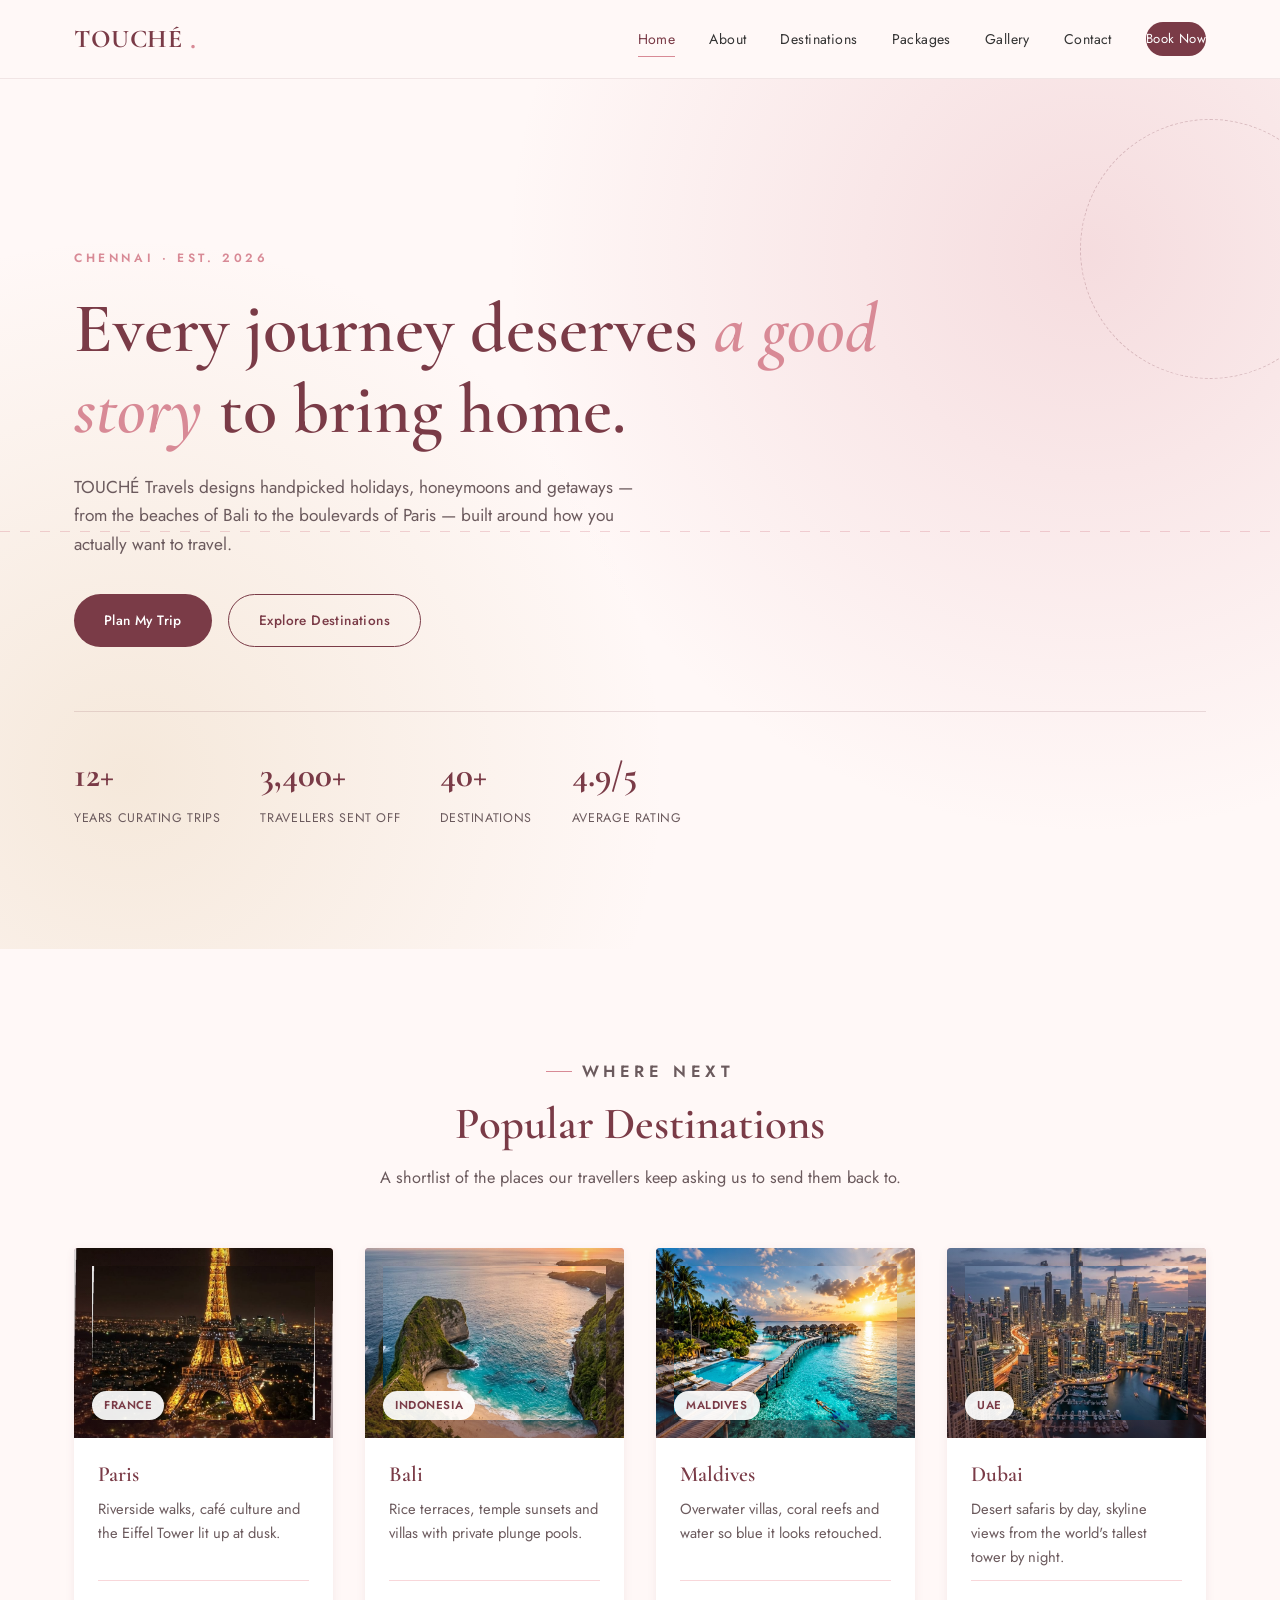
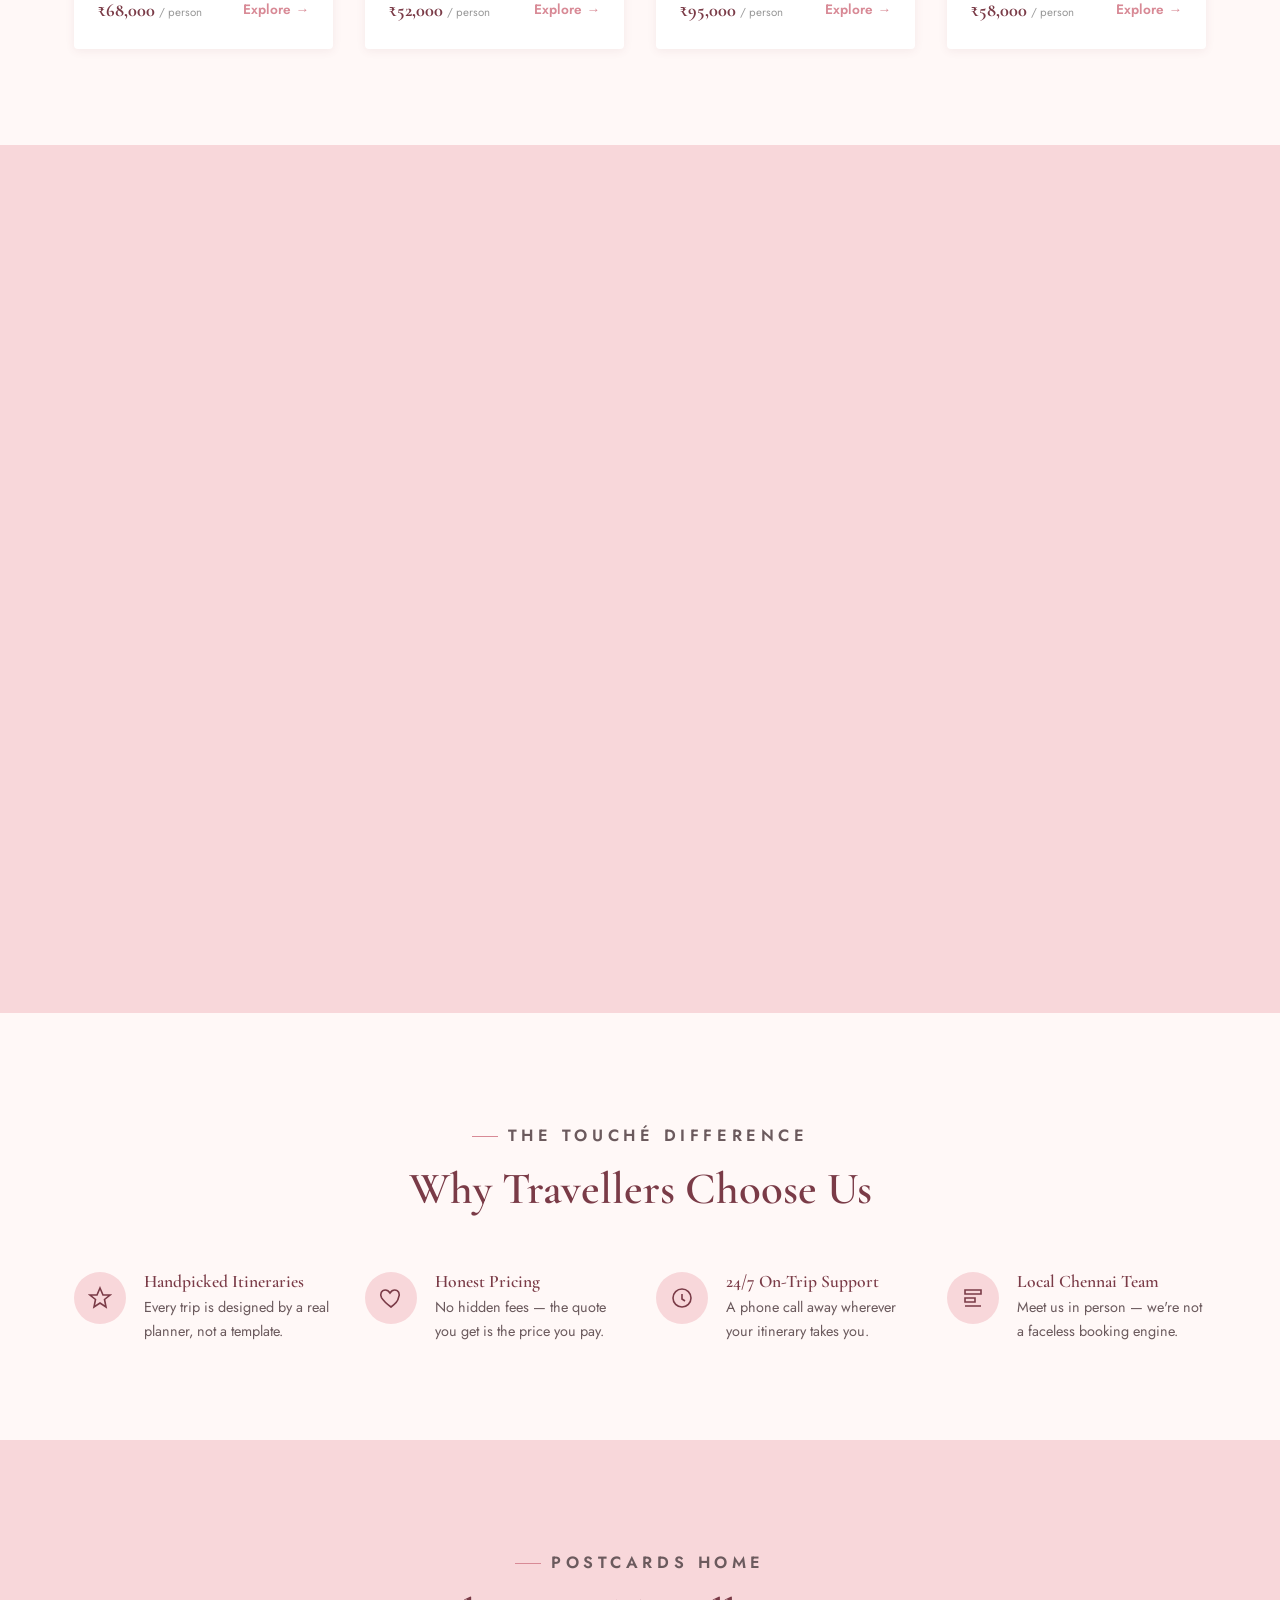
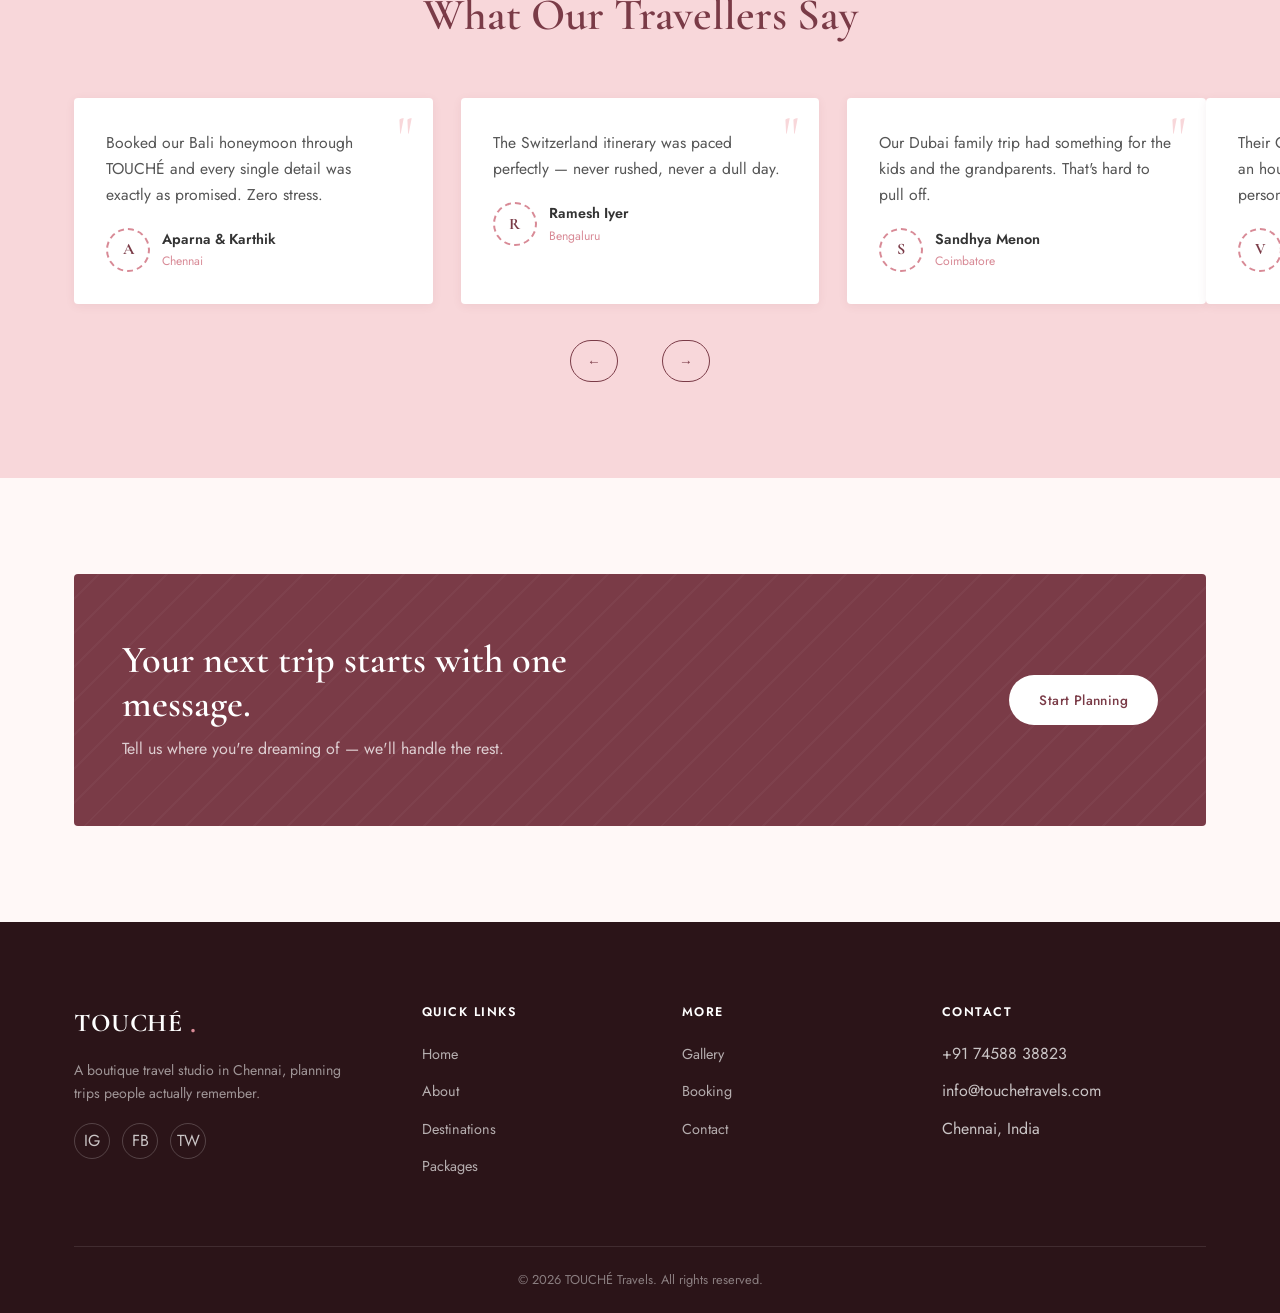
<file: index.html>
<!DOCTYPE html>
<html lang="en">
<head>
<meta charset="UTF-8">
<meta name="viewport" content="width=device-width, initial-scale=1.0">
<title>TOUCHÉ Travels — Boutique Travel Agency in Chennai</title>
<meta name="description" content="TOUCHÉ Travels is a boutique travel agency in Chennai crafting handpicked holidays, honeymoons and getaways to Paris, Bali, Maldives, Dubai and beyond.">
<meta name="keywords" content="travel agency Chennai, holiday packages, honeymoon packages, TOUCHÉ Travels, tour booking India">
<link rel="icon" href="data:,">
<link rel="stylesheet" href="css/style.css">
</head>
<body>

<!-- ===================== HEADER ===================== -->
<header class="site-header">
  <div class="nav-wrap">
    <a href="index.html" class="brand">TOUCHÉ<span class="accent-dot">.</span></a>
    <nav class="nav-links" id="navLinks">
      <a href="index.html">Home</a>
      <a href="about.html">About</a>
      <a href="destinations.html">Destinations</a>
      <a href="packages.html">Packages</a>
      <a href="gallery.html">Gallery</a>
      <a href="contact.html">Contact</a>
      <a href="booking.html" class="nav-cta">Book Now</a>
    </nav>
    <button class="menu-toggle" aria-label="Toggle menu" aria-expanded="false">
      <span></span><span></span><span></span>
    </button>
  </div>
</header>
<div class="nav-backdrop"></div>

<!-- ===================== HERO ===================== -->
<section class="hero">
  <div class="hero-flight-line"></div>
  <div class="hero-inner">
    <p class="hero-eyebrow">Chennai · Est. 2026</p>
    <h1>Every journey deserves <em>a good story</em> to bring home.</h1>
    <p class="lead">TOUCHÉ Travels designs handpicked holidays, honeymoons and getaways — from the beaches of Bali to the boulevards of Paris — built around how you actually want to travel.</p>
    <div class="hero-actions">
      <a href="booking.html" class="btn btn-primary">Plan My Trip</a>
      <a href="destinations.html" class="btn btn-outline">Explore Destinations</a>
    </div>
    <div class="stat-strip">
      <div class="stat-item"><div class="num">12+</div><div class="label">Years Curating Trips</div></div>
      <div class="stat-item"><div class="num">3,400+</div><div class="label">Travellers Sent Off</div></div>
      <div class="stat-item"><div class="num">40+</div><div class="label">Destinations</div></div>
      <div class="stat-item"><div class="num">4.9/5</div><div class="label">Average Rating</div></div>
    </div>
  </div>
</section>

<!-- ===================== POPULAR DESTINATIONS ===================== -->
<section id="destinations">
  <div class="container">
    <div class="section-head reveal">
      <p class="eyebrow">Where next</p>
      <h2>Popular Destinations</h2>
      <p>A shortlist of the places our travellers keep asking us to send them back to.</p>
    </div>
    <div class="grid grid-4">

      <div class="card reveal">
        <div class="card-media paris-img">
          <img src="images/Paris.jpg" alt="Eiffel Tower and Paris city skyline">
          <span class="tag">France</span>
        </div>
        <div class="card-body">
          <h3>Paris</h3>
          <p>Riverside walks, café culture and the Eiffel Tower lit up at dusk.</p>
          <div class="card-foot">
            <div class="price">₹68,000 <span>/ person</span></div>
            <a href="destinations.html" class="link-arrow">Explore →</a>
          </div>
        </div>
      </div>

      <div class="card reveal">
        <div class="card-media bali-img">
          <img src="images/Bali.jpg" alt="Rice terraces and temples in Bali">
          <span class="tag">Indonesia</span>
        </div>
        <div class="card-body">
          <h3>Bali</h3>
          <p>Rice terraces, temple sunsets and villas with private plunge pools.</p>
          <div class="card-foot">
            <div class="price">₹52,000 <span>/ person</span></div>
            <a href="destinations.html" class="link-arrow">Explore →</a>
          </div>
        </div>
      </div>

      <div class="card reveal">
        <div class="card-media maldives-img">
          <img src="images/Maldives.jpg" alt="Luxury overwater villas in the Maldives">
          <span class="tag">Maldives</span>
        </div>
        <div class="card-body">
          <h3>Maldives</h3>
          <p>Overwater villas, coral reefs and water so blue it looks retouched.</p>
          <div class="card-foot">
            <div class="price">₹95,000 <span>/ person</span></div>
            <a href="destinations.html" class="link-arrow">Explore →</a>
          </div>
        </div>
      </div>

      <div class="card reveal">
        <div class="card-media dubai-img">
          <img src="images/Dubai.jpg" alt="Dubai skyline with Burj Khalifa">
          <span class="tag">UAE</span>
        </div>
        <div class="card-body">
          <h3>Dubai</h3>
          <p>Desert safaris by day, skyline views from the world's tallest tower by night.</p>
          <div class="card-foot">
            <div class="price">₹58,000 <span>/ person</span></div>
            <a href="destinations.html" class="link-arrow">Explore →</a>
          </div>
        </div>
      </div>

    </div>
  </div>
</section>

<!-- ===================== FEATURED PACKAGES ===================== -->
<section class="section-alt">
  <div class="container">
    <div class="section-head reveal">
      <p class="eyebrow">Curated for you</p>
      <h2>Featured Packages</h2>
      <p>Complete itineraries — flights, stays and experiences — planned so you don't have to.</p>
    </div>
    <div class="grid grid-3">

      <div class="card reveal">
        <div class="card-media maldives-img">
          <img src="images/Maldives.jpg" alt="Maldives honeymoon overwater villa">
          <span class="tag">Honeymoon</span>
        </div>
        <div class="card-body">
          <h3>Maldives Escape</h3>
          <p>5 nights in an overwater villa with candlelit dinners and sunset cruises.</p>
          <div class="card-foot">
            <div class="price">₹1,45,000 <span>5N / 6D</span></div>
            <a href="packages.html" class="link-arrow">View Package →</a>
          </div>
        </div>
      </div>

      <div class="card reveal">
        <div class="card-media switzerland-img">
          <img src="images/Switzerland.jpg" alt="Snow-covered Swiss Alps and hiking trails">
          <span class="tag">Adventure</span>
        </div>
        <div class="card-body">
          <h3>Switzerland Trails</h3>
          <p>Alpine hikes, glacier trains and villages that look hand-painted.</p>
          <div class="card-foot">
            <div class="price">₹1,80,000 <span>7N / 8D</span></div>
            <a href="packages.html" class="link-arrow">View Package →</a>
          </div>
        </div>
      </div>

      <div class="card reveal">
        <div class="card-media singapore-img">
          <img src="images/Singapore.jpg" alt="Gardens by the Bay and Singapore skyline">
          <span class="tag">Family</span>
        </div>
        <div class="card-body">
          <h3>Singapore Family Fun</h3>
          <p>Gardens, aquariums and theme parks paced right for kids and grandparents alike.</p>
          <div class="card-foot">
            <div class="price">₹95,000 <span>4N / 5D</span></div>
            <a href="packages.html" class="link-arrow">View Package →</a>
          </div>
        </div>
      </div>

    </div>
    <div class="text-center mt-2xl reveal">
      <a href="packages.html" class="btn btn-outline">See All Packages</a>
    </div>
  </div>
</section>

<!-- ===================== WHY CHOOSE US ===================== -->
<section>
  <div class="container">
    <div class="section-head reveal">
      <p class="eyebrow">The TOUCHÉ difference</p>
      <h2>Why Travellers Choose Us</h2>
    </div>
    <div class="grid grid-4">
      <div class="feature reveal">
        <div class="feature-icon"><svg viewBox="0 0 24 24" fill="none" stroke="currentColor" stroke-width="1.6"><path d="M12 2l3 7h7l-5.5 4.5L18 21l-6-4-6 4 1.5-7.5L2 9h7z"/></svg></div>
        <div><h4>Handpicked Itineraries</h4><p>Every trip is designed by a real planner, not a template.</p></div>
      </div>
      <div class="feature reveal">
        <div class="feature-icon"><svg viewBox="0 0 24 24" fill="none" stroke="currentColor" stroke-width="1.6"><path d="M12 21s-7-5.2-9.5-9.4C.7 8 2.4 4 6.3 4c2 0 3.6 1.2 4.7 3 1.1-1.8 2.7-3 4.7-3 3.9 0 5.6 4 3.8 7.6C19 15.8 12 21 12 21z"/></svg></div>
        <div><h4>Honest Pricing</h4><p>No hidden fees — the quote you get is the price you pay.</p></div>
      </div>
      <div class="feature reveal">
        <div class="feature-icon"><svg viewBox="0 0 24 24" fill="none" stroke="currentColor" stroke-width="1.6"><path d="M12 8v5l3 2M21 12a9 9 0 1 1-18 0 9 9 0 0 1 18 0z"/></svg></div>
        <div><h4>24/7 On-Trip Support</h4><p>A phone call away wherever your itinerary takes you.</p></div>
      </div>
      <div class="feature reveal">
        <div class="feature-icon"><svg viewBox="0 0 24 24" fill="none" stroke="currentColor" stroke-width="1.6"><path d="M4 4h16v4H4zM4 12h10v4H4zM4 20h16v0"/></svg></div>
        <div><h4>Local Chennai Team</h4><p>Meet us in person — we're not a faceless booking engine.</p></div>
      </div>
    </div>
  </div>
</section>

<!-- ===================== TESTIMONIALS ===================== -->
<section class="section-alt">
  <div class="container">
    <div class="section-head reveal">
      <p class="eyebrow">Postcards home</p>
      <h2>What Our Travellers Say</h2>
    </div>

    <div class="testimonial-slider reveal">
      <div class="slider-track">

        <div class="slide-group">
          <div class="testimonial-card">
            <span class="quote-mark">"</span>
            <p>Booked our Bali honeymoon through TOUCHÉ and every single detail was exactly as promised. Zero stress.</p>
            <div class="testimonial-person">
              <div class="avatar-ring">A</div>
              <div><div class="name">Aparna &amp; Karthik</div><div class="place">Chennai</div></div>
            </div>
          </div>
          <div class="testimonial-card">
            <span class="quote-mark">"</span>
            <p>The Switzerland itinerary was paced perfectly — never rushed, never a dull day.</p>
            <div class="testimonial-person">
              <div class="avatar-ring">R</div>
              <div><div class="name">Ramesh Iyer</div><div class="place">Bengaluru</div></div>
            </div>
          </div>
          <div class="testimonial-card">
            <span class="quote-mark">"</span>
            <p>Our Dubai family trip had something for the kids and the grandparents. That's hard to pull off.</p>
            <div class="testimonial-person">
              <div class="avatar-ring">S</div>
              <div><div class="name">Sandhya Menon</div><div class="place">Coimbatore</div></div>
            </div>
          </div>
        </div>

        <div class="slide-group">
          <div class="testimonial-card">
            <span class="quote-mark">"</span>
            <p>Their Chennai office actually sat with us for an hour to plan the Paris route. Felt personal.</p>
            <div class="testimonial-person">
              <div class="avatar-ring">V</div>
              <div><div class="name">Vikram Rao</div><div class="place">Chennai</div></div>
            </div>
          </div>
          <div class="testimonial-card">
            <span class="quote-mark">"</span>
            <p>Support team picked up within minutes when our connecting flight got delayed in Singapore.</p>
            <div class="testimonial-person">
              <div class="avatar-ring">N</div>
              <div><div class="name">Nithya Prakash</div><div class="place">Madurai</div></div>
            </div>
          </div>
          <div class="testimonial-card">
            <span class="quote-mark">"</span>
            <p>Maldives overwater villa looked exactly like the photos they showed us. No surprises.</p>
            <div class="testimonial-person">
              <div class="avatar-ring">D</div>
              <div><div class="name">Divya &amp; Arjun</div><div class="place">Hyderabad</div></div>
            </div>
          </div>
        </div>

      </div>
      <div class="slide-controls">
        <button class="slide-prev btn-outline btn slide-nav-btn">←</button>
        <div class="slide-dots"></div>
        <button class="slide-next btn-outline btn slide-nav-btn">→</button>
      </div>
    </div>
  </div>
</section>

<!-- ===================== CTA ===================== -->
<section>
  <div class="container">
    <div class="cta-banner reveal">
      <div>
        <h2>Your next trip starts with one message.</h2>
        <p>Tell us where you're dreaming of — we'll handle the rest.</p>
      </div>
      <a href="booking.html" class="btn btn-light">Start Planning</a>
    </div>
  </div>
</section>

<!-- ===================== FOOTER ===================== -->
<footer class="site-footer">
  <div class="container">
    <div class="footer-grid">
      <div class="footer-brand">
        <a href="index.html" class="brand">TOUCHÉ<span class="accent-dot text-gold">.</span></a>
        <p>A boutique travel studio in Chennai, planning trips people actually remember.</p>
        <div class="footer-social">
          <a href="#" aria-label="Instagram">IG</a>
          <a href="#" aria-label="Facebook">FB</a>
          <a href="#" aria-label="Twitter">TW</a>
        </div>
      </div>
      <div class="footer-col">
        <h5>Quick Links</h5>
        <ul>
          <li><a href="index.html">Home</a></li>
          <li><a href="about.html">About</a></li>
          <li><a href="destinations.html">Destinations</a></li>
          <li><a href="packages.html">Packages</a></li>
        </ul>
      </div>
      <div class="footer-col">
        <h5>More</h5>
        <ul>
          <li><a href="gallery.html">Gallery</a></li>
          <li><a href="booking.html">Booking</a></li>
          <li><a href="contact.html">Contact</a></li>
        </ul>
      </div>
      <div class="footer-col">
        <h5>Contact</h5>
        <ul>
          <li>+91 74588 38823</li>
          <li>info@touchetravels.com</li>
          <li>Chennai, India</li>
        </ul>
      </div>
    </div>
    <div class="footer-bottom">© <span data-year>2026</span> TOUCHÉ Travels. All rights reserved.</div>
  </div>
</footer>

<button class="scroll-top" aria-label="Scroll to top">↑</button>
<script src="js/script.js"></script>

<!--Start of Tawk.to Script-->
<script type="text/javascript">
var Tawk_API=Tawk_API||{}, Tawk_LoadStart=new Date();
(function(){
var s1=document.createElement("script"),s0=document.getElementsByTagName("script")[0];
s1.async=true;
s1.src='https://embed.tawk.to/6a47d2f22aaf551d42e2de69/1jsk901js';
s1.charset='UTF-8';
s1.setAttribute('crossorigin','*');
s0.parentNode.insertBefore(s1,s0);
})();
</script>
<!--End of Tawk.to Script-->

</body>
</html>
</file>
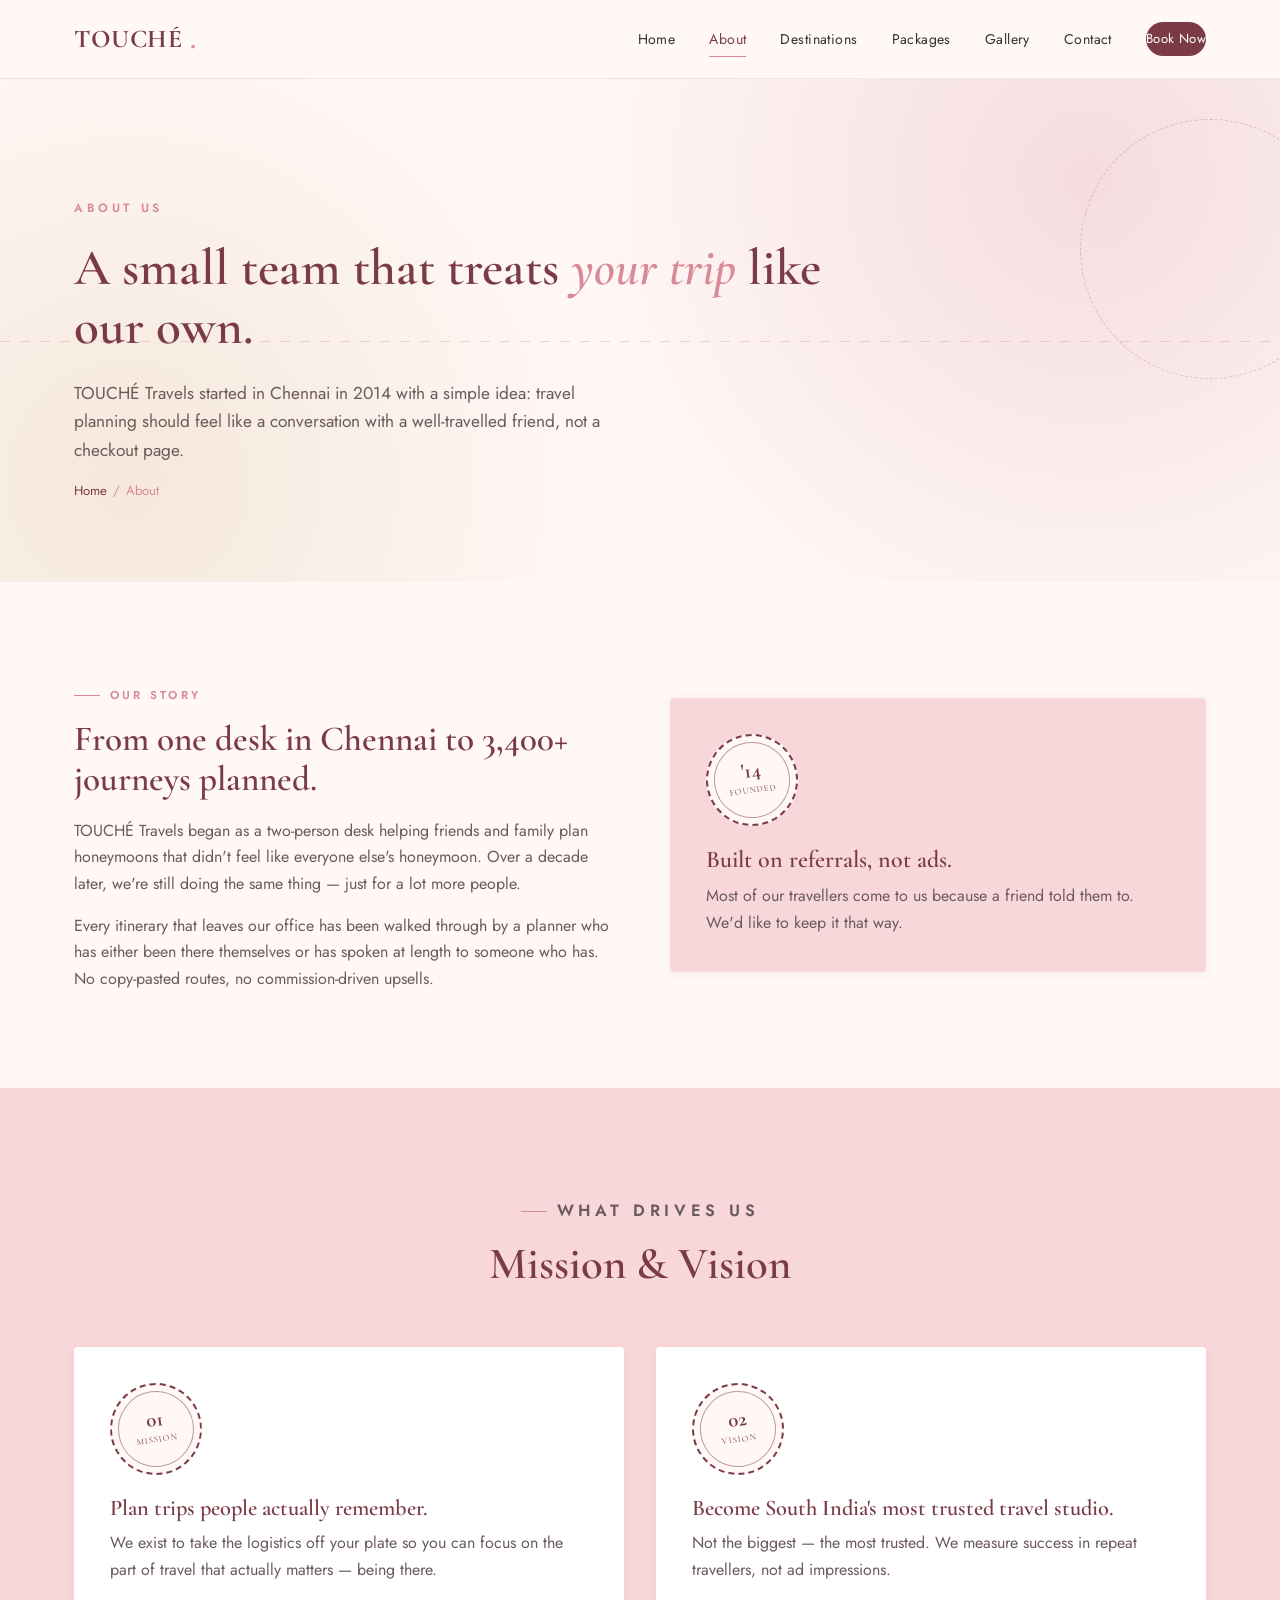
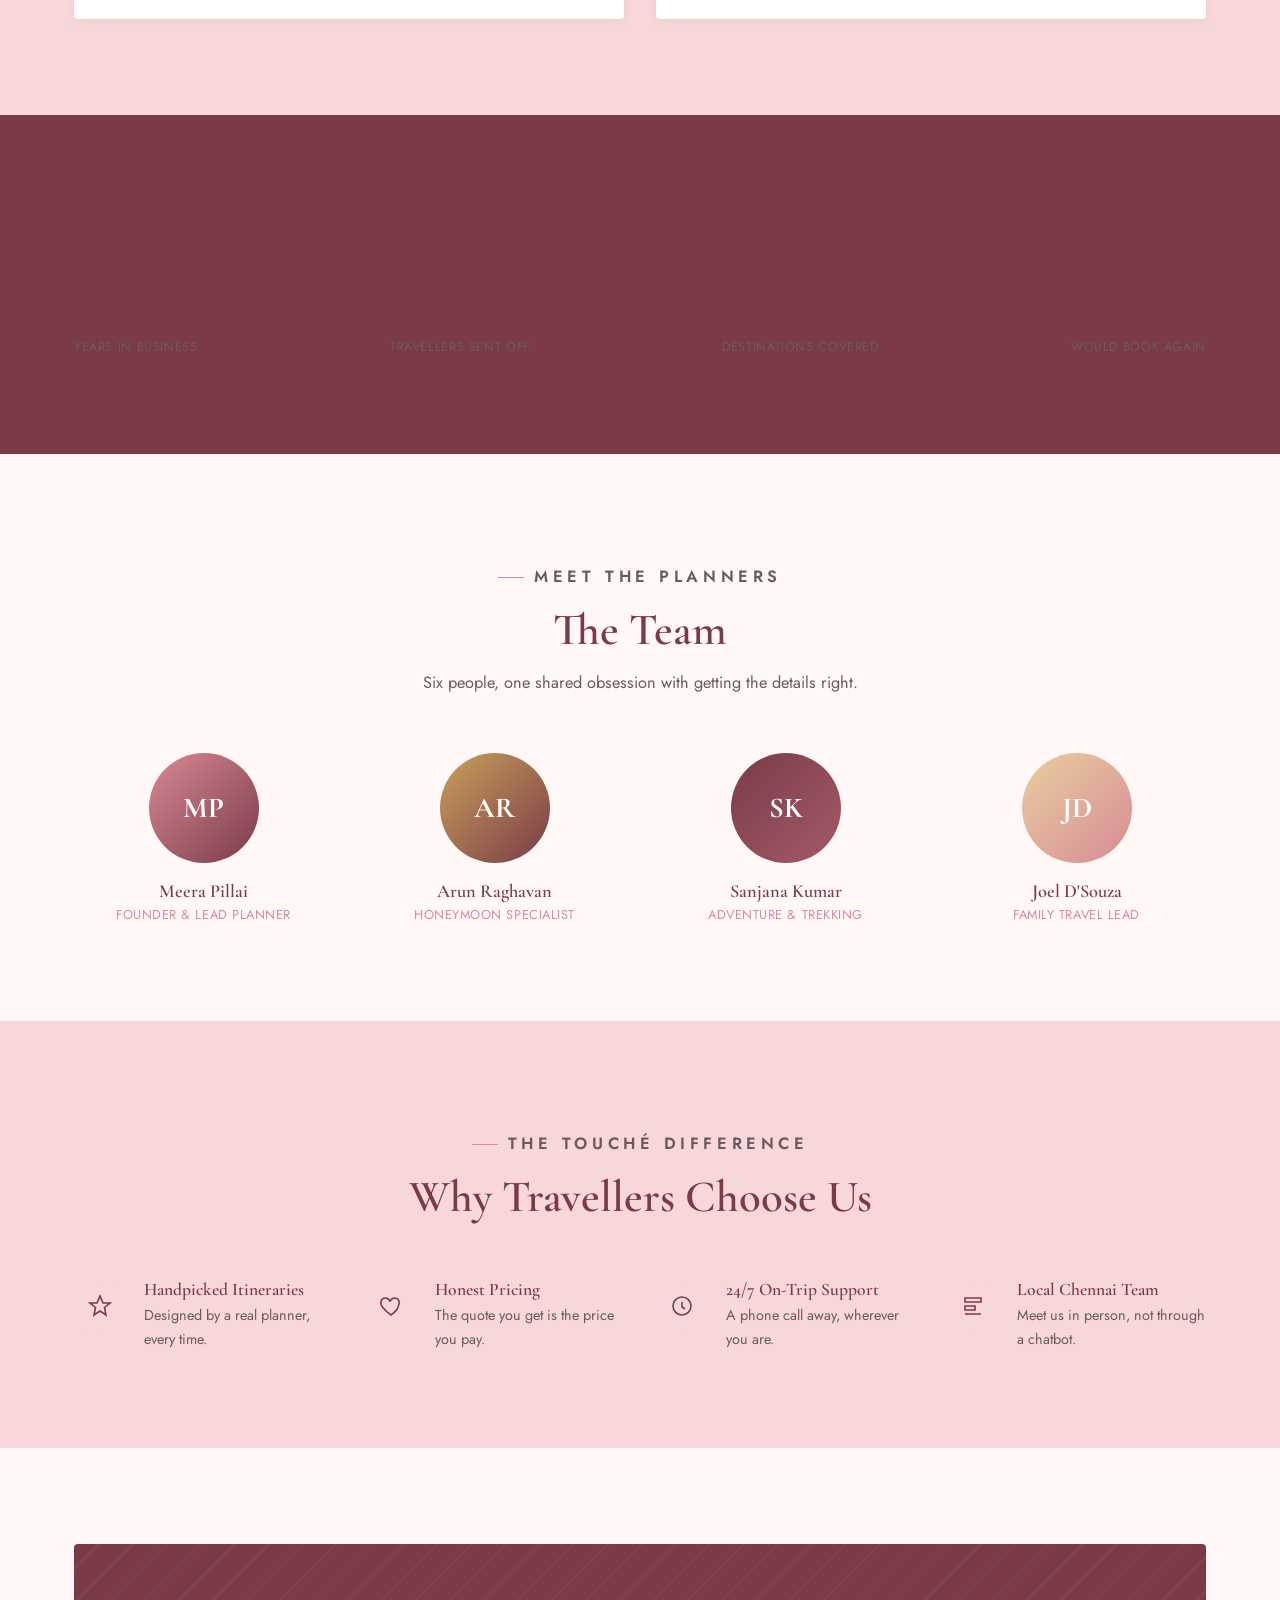
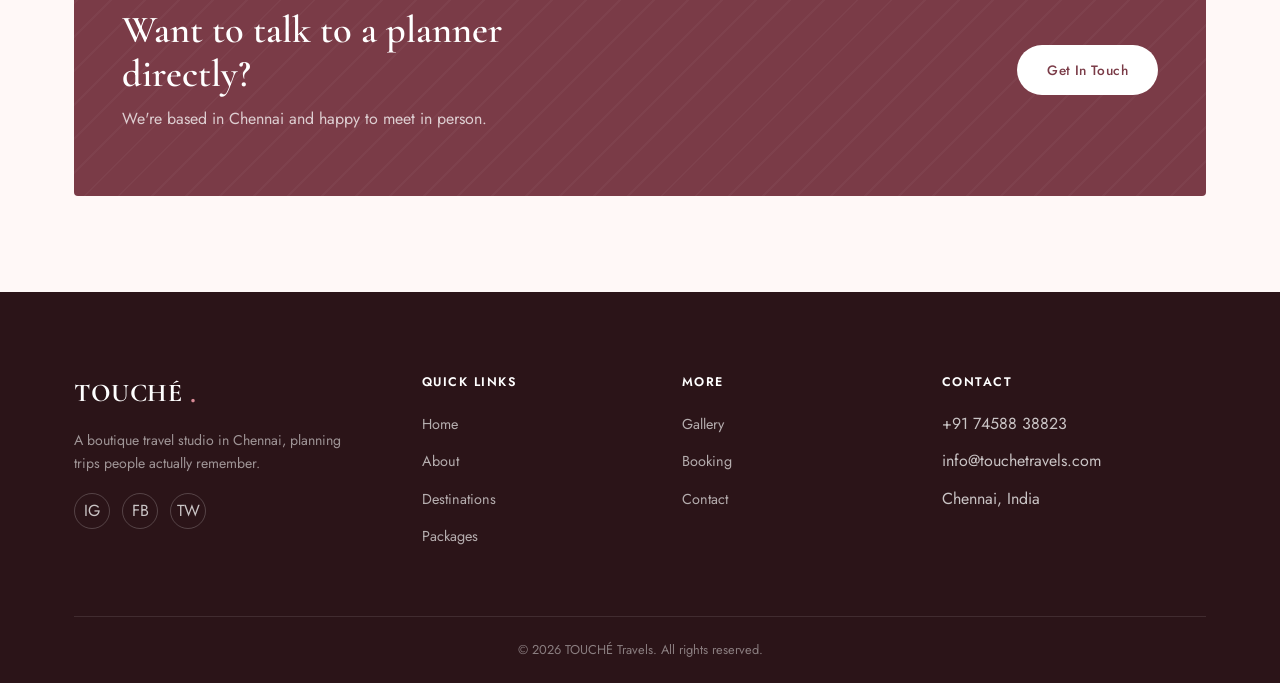
<file: about.html>
<!DOCTYPE html>
<html lang="en">
<head>
<meta charset="UTF-8">
<meta name="viewport" content="width=device-width, initial-scale=1.0">
<title>About Us — TOUCHÉ Travels</title>
<meta name="description" content="Learn about TOUCHÉ Travels — a Chennai-based boutique travel agency, our mission, vision and the team behind your next trip.">
<meta name="keywords" content="about TOUCHÉ Travels, Chennai travel agency, travel company India">
<link rel="icon" href="data:,">
<link rel="stylesheet" href="css/style.css">
</head>
<body>

<header class="site-header">
  <div class="nav-wrap">
    <a href="index.html" class="brand">TOUCHÉ<span class="accent-dot">.</span></a>
    <nav class="nav-links" id="navLinks">
      <a href="index.html">Home</a>
      <a href="about.html">About</a>
      <a href="destinations.html">Destinations</a>
      <a href="packages.html">Packages</a>
      <a href="gallery.html">Gallery</a>
      <a href="contact.html">Contact</a>
      <a href="booking.html" class="nav-cta">Book Now</a>
    </nav>
    <button class="menu-toggle" aria-label="Toggle menu" aria-expanded="false">
      <span></span><span></span><span></span>
    </button>
  </div>
</header>
<div class="nav-backdrop"></div>

<section class="hero hero-small">
  <div class="hero-flight-line"></div>
  <div class="hero-inner">
    <p class="hero-eyebrow">About Us</p>
    <h1>A small team that treats <em>your trip</em> like our own.</h1>
    <p class="lead">TOUCHÉ Travels started in Chennai in 2014 with a simple idea: travel planning should feel like a conversation with a well-travelled friend, not a checkout page.</p>
    <p class="breadcrumb"><a href="index.html">Home</a><span>/</span>About</p>
  </div>
</section>

<!-- COMPANY STORY -->
<section>
  <div class="container grid grid-2 split-panel">
    <div class="reveal">
      <p class="eyebrow">Our Story</p>
      <h2 class="heading-lg mb-xl">From one desk in Chennai to 3,400+ journeys planned.</h2>
      <p class="text-muted mb-lg">TOUCHÉ Travels began as a two-person desk helping friends and family plan honeymoons that didn't feel like everyone else's honeymoon. Over a decade later, we're still doing the same thing — just for a lot more people.</p>
      <p class="text-muted">Every itinerary that leaves our office has been walked through by a planner who has either been there themselves or has spoken at length to someone who has. No copy-pasted routes, no commission-driven upsells.</p>
    </div>
    <div class="reveal">
      <div class="mv-card bg-pink-light">
        <div class="stamp"><span class="stamp-value">'14</span><span class="stamp-label">Founded</span></div>
        <h3 class="heading-sm mb-md">Built on referrals, not ads.</h3>
        <p class="text-muted">Most of our travellers come to us because a friend told them to. We'd like to keep it that way.</p>
      </div>
    </div>
  </div>
</section>

<!-- MISSION / VISION -->
<section class="section-alt">
  <div class="container">
    <div class="section-head reveal">
      <p class="eyebrow">What drives us</p>
      <h2>Mission &amp; Vision</h2>
    </div>
    <div class="grid grid-2">
      <div class="mv-card reveal">
        <div class="stamp"><span class="stamp-value">01</span><span class="stamp-label">Mission</span></div>
        <h3 class="heading-xs mb-md">Plan trips people actually remember.</h3>
        <p class="text-muted">We exist to take the logistics off your plate so you can focus on the part of travel that actually matters — being there.</p>
      </div>
      <div class="mv-card reveal">
        <div class="stamp"><span class="stamp-value">02</span><span class="stamp-label">Vision</span></div>
        <h3 class="heading-xs mb-md">Become South India's most trusted travel studio.</h3>
        <p class="text-muted">Not the biggest — the most trusted. We measure success in repeat travellers, not ad impressions.</p>
      </div>
    </div>
  </div>
</section>

<!-- STATISTICS -->
<section class="section-rosewood">
  <div class="container">
    <div class="stat-strip stat-strip-flat">
      <div class="stat-item reveal"><div class="num text-gold">12+</div><div class="label text-white-70">Years in Business</div></div>
      <div class="stat-item reveal"><div class="num text-gold">3,400+</div><div class="label text-white-70">Travellers Sent Off</div></div>
      <div class="stat-item reveal"><div class="num text-gold">40+</div><div class="label text-white-70">Destinations Covered</div></div>
      <div class="stat-item reveal"><div class="num text-gold">98%</div><div class="label text-white-70">Would Book Again</div></div>
    </div>
  </div>
</section>

<!-- TEAM -->
<section>
  <div class="container">
    <div class="section-head reveal">
      <p class="eyebrow">Meet the planners</p>
      <h2>The Team</h2>
      <p>Six people, one shared obsession with getting the details right.</p>
    </div>
    <div class="grid grid-4">
      <div class="team-card reveal">
        <div class="team-avatar avatar-a">MP</div>
        <h4>Meera Pillai</h4>
        <div class="role">Founder &amp; Lead Planner</div>
      </div>
      <div class="team-card reveal">
        <div class="team-avatar avatar-b">AR</div>
        <h4>Arun Raghavan</h4>
        <div class="role">Honeymoon Specialist</div>
      </div>
      <div class="team-card reveal">
        <div class="team-avatar avatar-c">SK</div>
        <h4>Sanjana Kumar</h4>
        <div class="role">Adventure &amp; Trekking</div>
      </div>
      <div class="team-card reveal">
        <div class="team-avatar avatar-d">JD</div>
        <h4>Joel D'Souza</h4>
        <div class="role">Family Travel Lead</div>
      </div>
    </div>
  </div>
</section>

<!-- WHY CHOOSE US -->
<section class="section-alt">
  <div class="container">
    <div class="section-head reveal">
      <p class="eyebrow">The TOUCHÉ difference</p>
      <h2>Why Travellers Choose Us</h2>
    </div>
    <div class="grid grid-4">
      <div class="feature reveal">
        <div class="feature-icon"><svg viewBox="0 0 24 24" fill="none" stroke="currentColor" stroke-width="1.6"><path d="M12 2l3 7h7l-5.5 4.5L18 21l-6-4-6 4 1.5-7.5L2 9h7z"/></svg></div>
        <div><h4>Handpicked Itineraries</h4><p>Designed by a real planner, every time.</p></div>
      </div>
      <div class="feature reveal">
        <div class="feature-icon"><svg viewBox="0 0 24 24" fill="none" stroke="currentColor" stroke-width="1.6"><path d="M12 21s-7-5.2-9.5-9.4C.7 8 2.4 4 6.3 4c2 0 3.6 1.2 4.7 3 1.1-1.8 2.7-3 4.7-3 3.9 0 5.6 4 3.8 7.6C19 15.8 12 21 12 21z"/></svg></div>
        <div><h4>Honest Pricing</h4><p>The quote you get is the price you pay.</p></div>
      </div>
      <div class="feature reveal">
        <div class="feature-icon"><svg viewBox="0 0 24 24" fill="none" stroke="currentColor" stroke-width="1.6"><path d="M12 8v5l3 2M21 12a9 9 0 1 1-18 0 9 9 0 0 1 18 0z"/></svg></div>
        <div><h4>24/7 On-Trip Support</h4><p>A phone call away, wherever you are.</p></div>
      </div>
      <div class="feature reveal">
        <div class="feature-icon"><svg viewBox="0 0 24 24" fill="none" stroke="currentColor" stroke-width="1.6"><path d="M4 4h16v4H4zM4 12h10v4H4zM4 20h16v0"/></svg></div>
        <div><h4>Local Chennai Team</h4><p>Meet us in person, not through a chatbot.</p></div>
      </div>
    </div>
  </div>
</section>

<section>
  <div class="container">
    <div class="cta-banner reveal">
      <div>
        <h2>Want to talk to a planner directly?</h2>
        <p>We're based in Chennai and happy to meet in person.</p>
      </div>
      <a href="contact.html" class="btn btn-light">Get In Touch</a>
    </div>
  </div>
</section>

<footer class="site-footer">
  <div class="container">
    <div class="footer-grid">
      <div class="footer-brand">
        <a href="index.html" class="brand">TOUCHÉ<span class="accent-dot text-gold">.</span></a>
        <p>A boutique travel studio in Chennai, planning trips people actually remember.</p>
        <div class="footer-social">
          <a href="#" aria-label="Instagram">IG</a>
          <a href="#" aria-label="Facebook">FB</a>
          <a href="#" aria-label="Twitter">TW</a>
        </div>
      </div>
      <div class="footer-col">
        <h5>Quick Links</h5>
        <ul>
          <li><a href="index.html">Home</a></li>
          <li><a href="about.html">About</a></li>
          <li><a href="destinations.html">Destinations</a></li>
          <li><a href="packages.html">Packages</a></li>
        </ul>
      </div>
      <div class="footer-col">
        <h5>More</h5>
        <ul>
          <li><a href="gallery.html">Gallery</a></li>
          <li><a href="booking.html">Booking</a></li>
          <li><a href="contact.html">Contact</a></li>
        </ul>
      </div>
      <div class="footer-col">
        <h5>Contact</h5>
        <ul>
          <li>+91  74588 38823</li>
          <li>info@touchetravels.com</li>
          <li>Chennai, India</li>
        </ul>
      </div>
    </div>
    <div class="footer-bottom">© <span data-year>2026</span> TOUCHÉ Travels. All rights reserved.</div>
  </div>
</footer>

<button class="scroll-top" aria-label="Scroll to top">↑</button>
<script src="js/script.js"></script>

<!--Start of Tawk.to Script-->
<script type="text/javascript">
var Tawk_API=Tawk_API||{}, Tawk_LoadStart=new Date();
(function(){
var s1=document.createElement("script"),s0=document.getElementsByTagName("script")[0];
s1.async=true;
s1.src='https://embed.tawk.to/6a47d2f22aaf551d42e2de69/1jsk901js';
s1.charset='UTF-8';
s1.setAttribute('crossorigin','*');
s0.parentNode.insertBefore(s1,s0);
})();
</script>
<!--End of Tawk.to Script-->

</body>
</html>
</file>
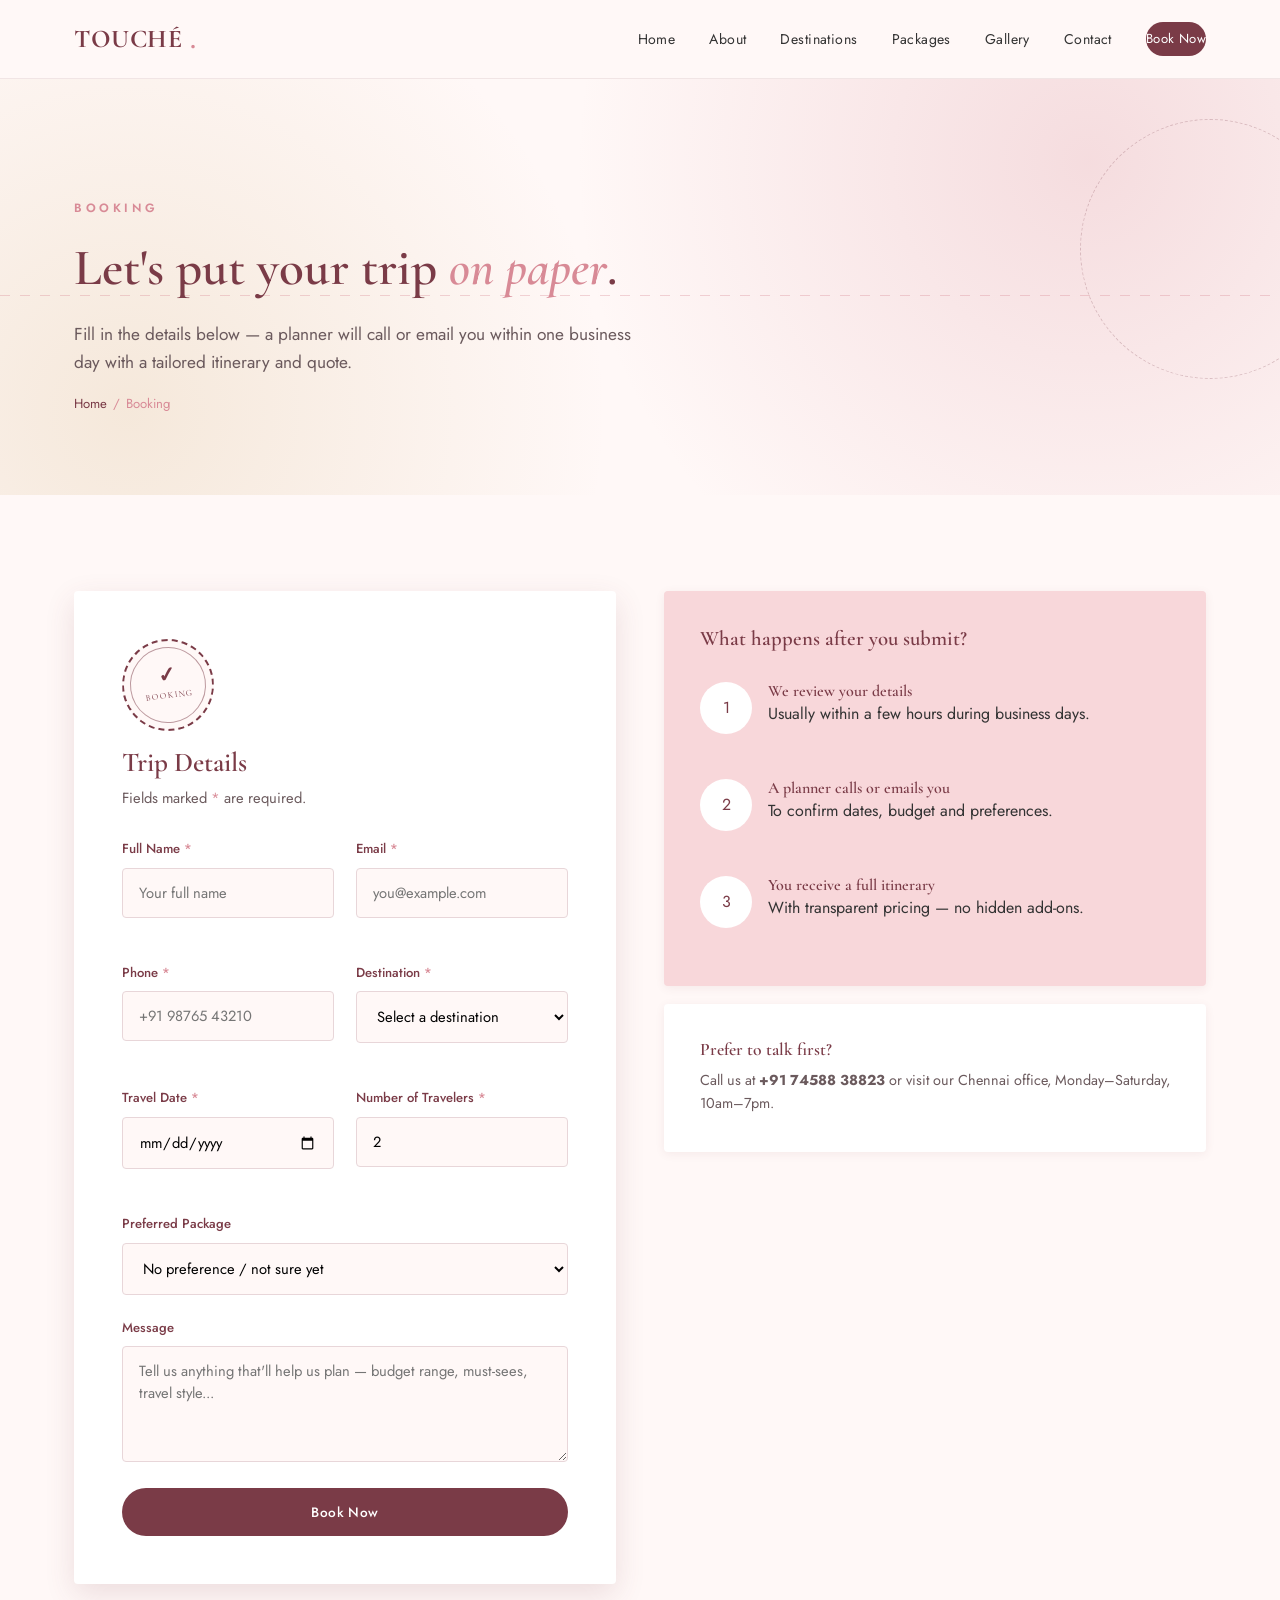
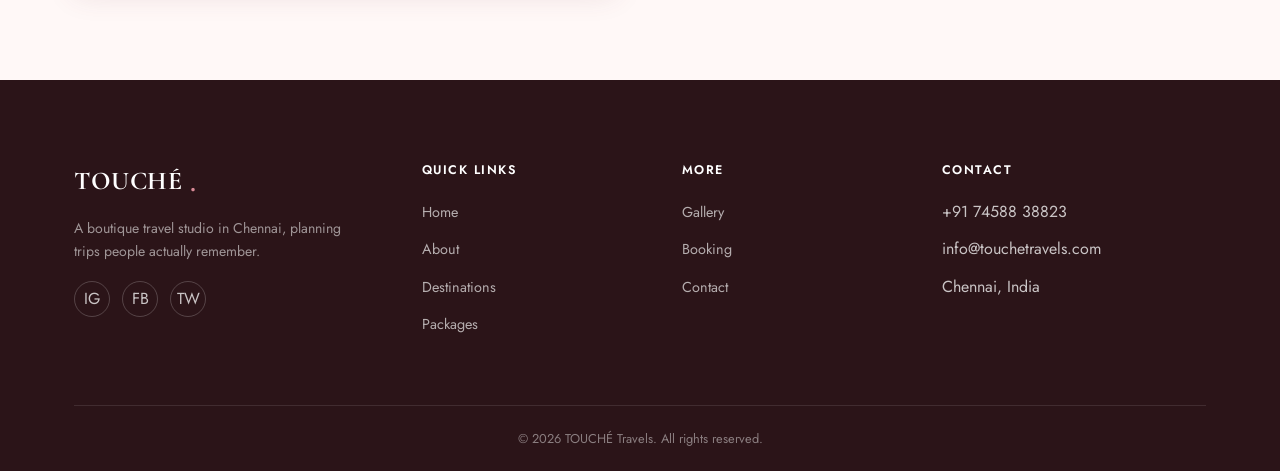
<file: booking.html>
<!DOCTYPE html>
<html lang="en">
<head>
<meta charset="UTF-8">
<meta name="viewport" content="width=device-width, initial-scale=1.0">
<title>Book Your Trip — TOUCHÉ Travels</title>
<meta name="description" content="Book your next trip with TOUCHÉ Travels — fill in your destination, travel dates and preferences and our planners will take it from there.">
<meta name="keywords" content="book trip, travel booking Chennai, holiday reservation, TOUCHÉ Travels booking">
<link rel="icon" href="data:,">
<link rel="stylesheet" href="css/style.css">
</head>
<body>

<header class="site-header">
  <div class="nav-wrap">
    <a href="index.html" class="brand">TOUCHÉ<span class="accent-dot">.</span></a>
    <nav class="nav-links" id="navLinks">
      <a href="index.html">Home</a>
      <a href="about.html">About</a>
      <a href="destinations.html">Destinations</a>
      <a href="packages.html">Packages</a>
      <a href="gallery.html">Gallery</a>
      <a href="contact.html">Contact</a>
      <a href="booking.html" class="nav-cta">Book Now</a>
    </nav>
    <button class="menu-toggle" aria-label="Toggle menu" aria-expanded="false">
      <span></span><span></span><span></span>
    </button>
  </div>
</header>
<div class="nav-backdrop"></div>

<section class="hero hero-small">
  <div class="hero-flight-line"></div>
  <div class="hero-inner">
    <p class="hero-eyebrow">Booking</p>
    <h1>Let's put your trip <em>on paper</em>.</h1>
    <p class="lead">Fill in the details below — a planner will call or email you within one business day with a tailored itinerary and quote.</p>
    <p class="breadcrumb"><a href="index.html">Home</a><span>/</span>Booking</p>
  </div>
</section>

<section>
  <div class="container">
    <div class="grid grid-2 split-panel-tight">

      <div class="reveal">
        <div class="form-card">
          <div class="stamp mb-lg"><span class="stamp-value">✓</span><span class="stamp-label">Booking</span></div>
          <h2 class="heading-md mb-sm">Trip Details</h2>
          <p class="text-muted mb-3xl text-body-sm">Fields marked <span class="text-pink">*</span> are required.</p>

          <form data-validate novalidate>
            <div class="form-grid">
              <div class="form-group">
                <label for="b-name">Full Name <span class="req">*</span></label>
                <input type="text" id="b-name" name="name" data-rule="required" placeholder="Your full name">
                <span class="error-msg"></span>
              </div>
              <div class="form-group">
                <label for="b-email">Email <span class="req">*</span></label>
                <input type="email" id="b-email" name="email" data-rule="required email" placeholder="you@example.com">
                <span class="error-msg"></span>
              </div>
              <div class="form-group">
                <label for="b-phone">Phone <span class="req">*</span></label>
                <input type="tel" id="b-phone" name="phone" data-rule="required phone" placeholder="+91 98765 43210">
                <span class="error-msg"></span>
              </div>
              <div class="form-group">
                <label for="b-destination">Destination <span class="req">*</span></label>
                <select id="b-destination" name="destination" data-rule="required">
                  <option value="">Select a destination</option>
                  <option>Paris</option>
                  <option>Maldives</option>
                  <option>Dubai</option>
                  <option>Bali</option>
                  <option>Switzerland</option>
                  <option>Japan</option>
                  <option>Italy</option>
                  <option>Singapore</option>
                  <option>Other / Custom</option>
                </select>
                <span class="error-msg"></span>
              </div>
              <div class="form-group">
                <label for="b-date">Travel Date <span class="req">*</span></label>
                <input type="date" id="b-date" name="travel_date" data-rule="required futuredate">
                <span class="error-msg"></span>
              </div>
              <div class="form-group">
                <label for="b-travelers">Number of Travelers <span class="req">*</span></label>
                <input type="number" id="b-travelers" name="travelers" min="1" max="20" value="2" data-rule="required">
                <span class="error-msg"></span>
              </div>
              <div class="form-group full">
                <label for="b-package">Preferred Package</label>
                <select id="b-package" name="package">
                  <option value="">No preference / not sure yet</option>
                  <option>Beach</option>
                  <option>Adventure</option>
                  <option>Luxury</option>
                  <option>Family</option>
                  <option>Honeymoon</option>
                  <option>International</option>
                </select>
              </div>
              <div class="form-group full">
                <label for="b-message">Message</label>
                <textarea id="b-message" name="message" rows="4" placeholder="Tell us anything that'll help us plan — budget range, must-sees, travel style..."></textarea>
              </div>
            </div>
            <button type="submit" class="btn btn-primary form-actions-lg">Book Now</button>
          </form>
          <div class="form-success">✓ Thank you! Your request has been received — a planner will reach out shortly.</div>
        </div>
      </div>

      <div class="reveal flex-col gap-md">
        <div class="mv-card bg-pink-light">
          <h3 class="heading-xxs mb-md">What happens after you submit?</h3>
          <div class="info-card">
            <div class="feature-icon bg-white-solid">1</div>
            <div><h4 class="heading-tinier">We review your details</h4><p>Usually within a few hours during business days.</p></div>
          </div>
          <div class="info-card">
            <div class="feature-icon bg-white-solid">2</div>
            <div><h4 class="heading-tinier">A planner calls or emails you</h4><p>To confirm dates, budget and preferences.</p></div>
          </div>
          <div class="info-card">
            <div class="feature-icon bg-white-solid">3</div>
            <div><h4 class="heading-tinier">You receive a full itinerary</h4><p>With transparent pricing — no hidden add-ons.</p></div>
          </div>
        </div>
        <div class="mv-card">
          <h4 class="heading-tiny mb-sm">Prefer to talk first?</h4>
          <p class="text-muted text-body-sm2">Call us at <strong>+91  74588 38823</strong> or visit our Chennai office, Monday–Saturday, 10am–7pm.</p>
        </div>
      </div>

    </div>
  </div>
</section>

<footer class="site-footer">
  <div class="container">
    <div class="footer-grid">
      <div class="footer-brand">
        <a href="index.html" class="brand">TOUCHÉ<span class="accent-dot text-gold">.</span></a>
        <p>A boutique travel studio in Chennai, planning trips people actually remember.</p>
        <div class="footer-social">
          <a href="#" aria-label="Instagram">IG</a>
          <a href="#" aria-label="Facebook">FB</a>
          <a href="#" aria-label="Twitter">TW</a>
        </div>
      </div>
      <div class="footer-col">
        <h5>Quick Links</h5>
        <ul>
          <li><a href="index.html">Home</a></li>
          <li><a href="about.html">About</a></li>
          <li><a href="destinations.html">Destinations</a></li>
          <li><a href="packages.html">Packages</a></li>
        </ul>
      </div>
      <div class="footer-col">
        <h5>More</h5>
        <ul>
          <li><a href="gallery.html">Gallery</a></li>
          <li><a href="booking.html">Booking</a></li>
          <li><a href="contact.html">Contact</a></li>
        </ul>
      </div>
      <div class="footer-col">
        <h5>Contact</h5>
        <ul>
          <li>+91  74588 38823</li>
          <li>info@touchetravels.com</li>
          <li>Chennai, India</li>
        </ul>
      </div>
    </div>
    <div class="footer-bottom">© <span data-year>2026</span> TOUCHÉ Travels. All rights reserved.</div>
  </div>
</footer>

<button class="scroll-top" aria-label="Scroll to top">↑</button>
<script src="js/script.js"></script>

<!--Start of Tawk.to Script-->
<script type="text/javascript">
var Tawk_API=Tawk_API||{}, Tawk_LoadStart=new Date();
(function(){
var s1=document.createElement("script"),s0=document.getElementsByTagName("script")[0];
s1.async=true;
s1.src='https://embed.tawk.to/6a47d2f22aaf551d42e2de69/1jsk901js';
s1.charset='UTF-8';
s1.setAttribute('crossorigin','*');
s0.parentNode.insertBefore(s1,s0);
})();
</script>
<!--End of Tawk.to Script-->

</body>
</html>
</file>
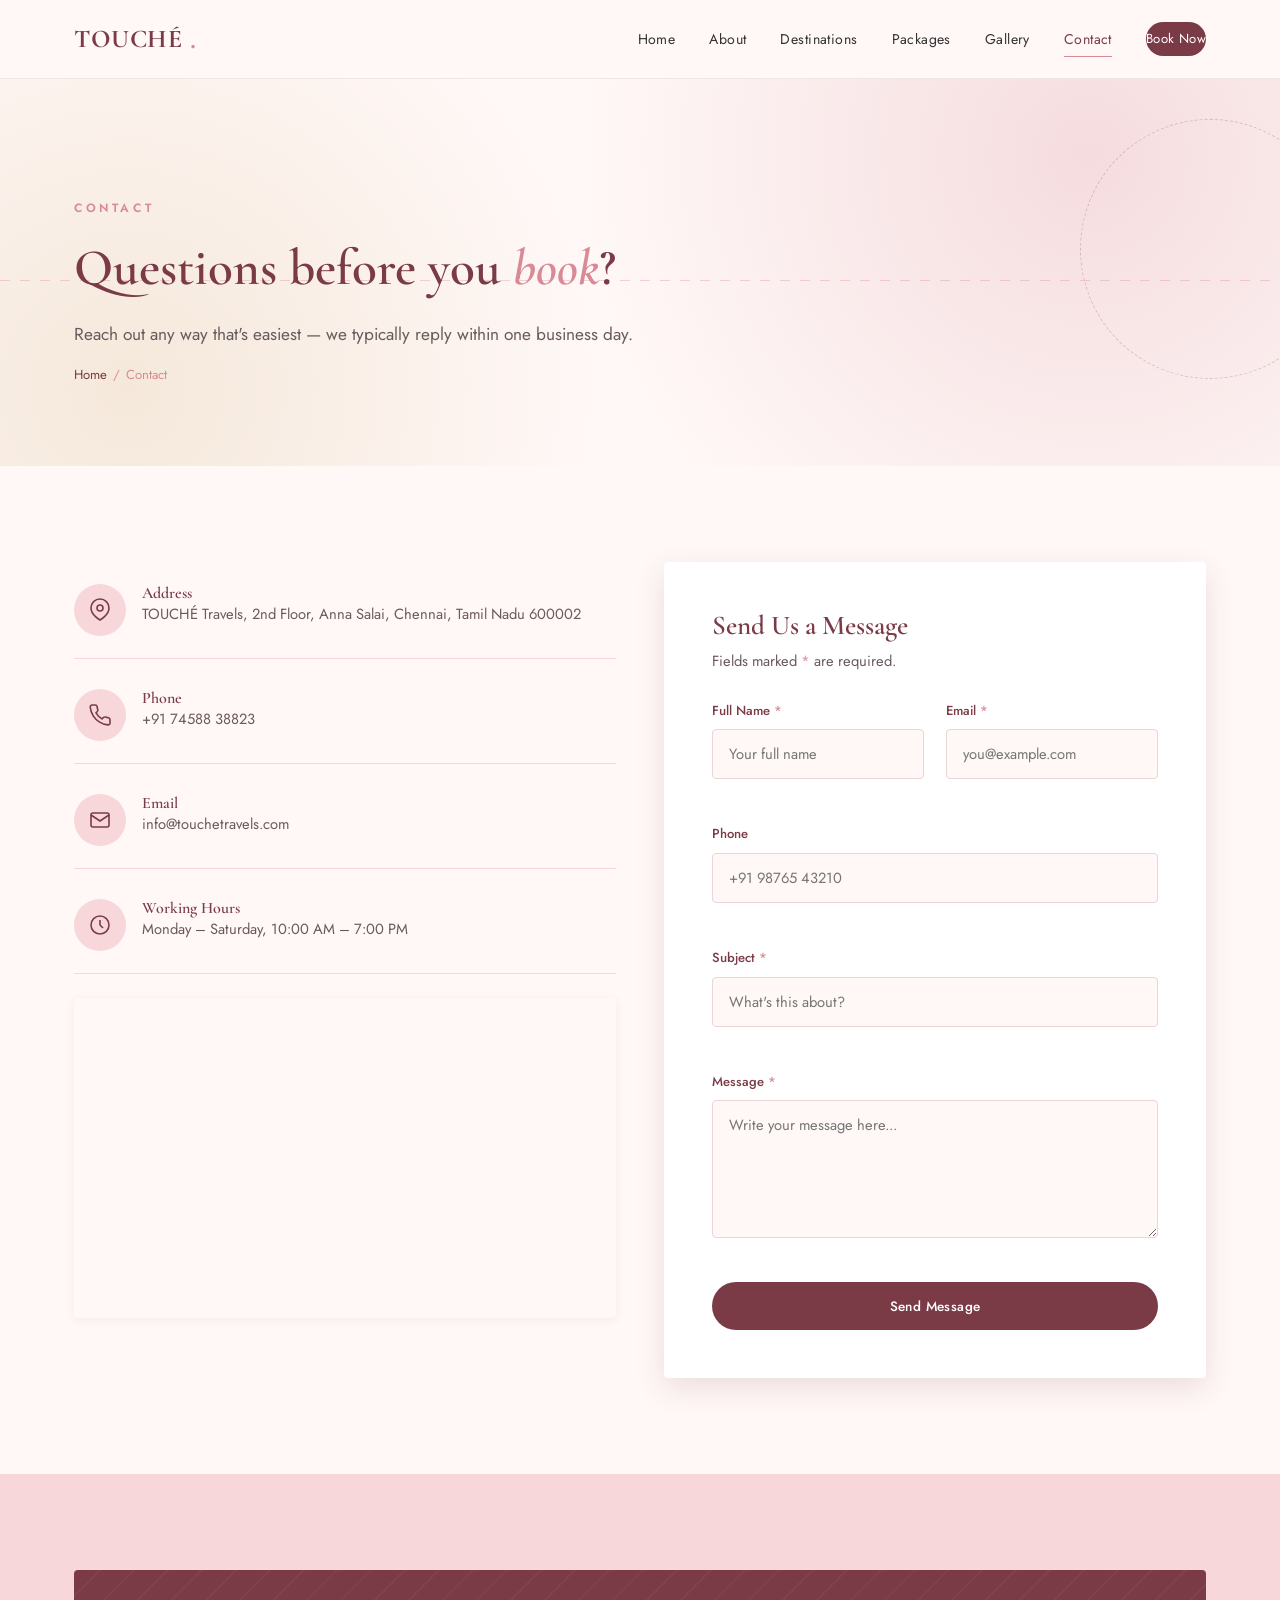
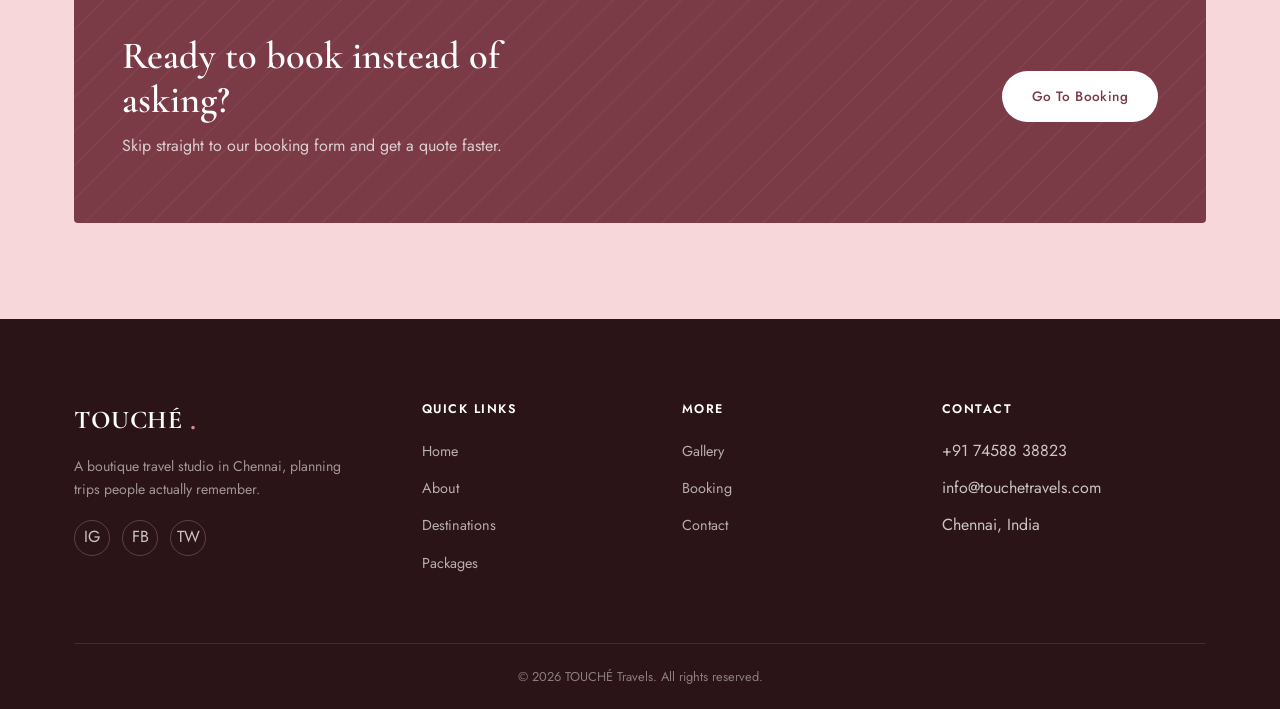
<file: contact.html>
<!DOCTYPE html>
<html lang="en">
<head>
<meta charset="UTF-8">
<meta name="viewport" content="width=device-width, initial-scale=1.0">
<title>Contact Us — TOUCHÉ Travels</title>
<meta name="description" content="Get in touch with TOUCHÉ Travels — visit our Chennai office, call, email, or send us a message and a planner will respond shortly.">
<meta name="keywords" content="contact TOUCHÉ Travels, Chennai travel agency contact, travel agency phone number">
<link rel="icon" href="data:,">
<link rel="stylesheet" href="css/style.css">
</head>
<body>

<header class="site-header">
  <div class="nav-wrap">
    <a href="index.html" class="brand">TOUCHÉ<span class="accent-dot">.</span></a>
    <nav class="nav-links" id="navLinks">
      <a href="index.html">Home</a>
      <a href="about.html">About</a>
      <a href="destinations.html">Destinations</a>
      <a href="packages.html">Packages</a>
      <a href="gallery.html">Gallery</a>
      <a href="contact.html">Contact</a>
      <a href="booking.html" class="nav-cta">Book Now</a>
    </nav>
    <button class="menu-toggle" aria-label="Toggle menu" aria-expanded="false">
      <span></span><span></span><span></span>
    </button>
  </div>
</header>
<div class="nav-backdrop"></div>

<section class="hero hero-small">
  <div class="hero-flight-line"></div>
  <div class="hero-inner">
    <p class="hero-eyebrow">Contact</p>
    <h1>Questions before you <em>book</em>?</h1>
    <p class="lead">Reach out any way that's easiest — we typically reply within one business day.</p>
    <p class="breadcrumb"><a href="index.html">Home</a><span>/</span>Contact</p>
  </div>
</section>

<section>
  <div class="container">
    <div class="grid grid-2 split-panel-tight">

      <div class="reveal flex-col gap-sm">
        <div class="info-card">
          <div class="feature-icon"><svg viewBox="0 0 24 24" fill="none" stroke="currentColor" stroke-width="1.6"><path d="M21 10c0 7-9 12-9 12s-9-5-9-12a9 9 0 0 1 18 0z"/><circle cx="12" cy="10" r="3"/></svg></div>
          <div><h4>Address</h4><p class="text-muted text-body-sm">TOUCHÉ Travels, 2nd Floor, Anna Salai, Chennai, Tamil Nadu 600002</p></div>
        </div>
        <div class="info-card">
          <div class="feature-icon"><svg viewBox="0 0 24 24" fill="none" stroke="currentColor" stroke-width="1.6"><path d="M22 16.9v3a2 2 0 0 1-2.2 2 19.8 19.8 0 0 1-8.6-3 19.5 19.5 0 0 1-6-6 19.8 19.8 0 0 1-3-8.7A2 2 0 0 1 4.1 2h3a2 2 0 0 1 2 1.7c.1.9.3 1.8.6 2.7a2 2 0 0 1-.4 2.1L8 9.9a16 16 0 0 0 6 6l1.4-1.4a2 2 0 0 1 2.1-.4c.9.3 1.8.5 2.7.6a2 2 0 0 1 1.8 2.2z"/></svg></div>
          <div><h4>Phone</h4><p class="text-muted text-body-sm">+91 74588 38823</p></div>
        </div>
        <div class="info-card">
          <div class="feature-icon"><svg viewBox="0 0 24 24" fill="none" stroke="currentColor" stroke-width="1.6"><rect x="3" y="5" width="18" height="14" rx="2"/><path d="m3 7 9 6 9-6"/></svg></div>
          <div><h4>Email</h4><p class="text-muted text-body-sm">info@touchetravels.com</p></div>
        </div>
        <div class="info-card">
          <div class="feature-icon"><svg viewBox="0 0 24 24" fill="none" stroke="currentColor" stroke-width="1.6"><circle cx="12" cy="12" r="9"/><path d="M12 7v5l3 3"/></svg></div>
          <div><h4>Working Hours</h4><p class="text-muted text-body-sm">Monday – Saturday, 10:00 AM – 7:00 PM</p></div>
        </div>

        <div class="map-frame reveal mt-md">
          <iframe
            src="https://www.google.com/maps?q=Anna%20Salai%2C%20Chennai&output=embed"
            width="100%" height="320" class="map-embed"
            allowfullscreen="" loading="lazy"
            referrerpolicy="no-referrer-when-downgrade"
            title="TOUCHÉ Travels location map">
          </iframe>
        </div>
      </div>

      <div class="reveal">
        <div class="form-card">
          <h2 class="heading-md mb-sm">Send Us a Message</h2>
          <p class="text-muted mb-2xl text-body-sm">Fields marked <span class="text-pink">*</span> are required.</p>

          <form data-validate novalidate>
            <div class="form-grid">
              <div class="form-group">
                <label for="c-name">Full Name <span class="req">*</span></label>
                <input type="text" id="c-name" name="name" data-rule="required" placeholder="Your full name">
                <span class="error-msg"></span>
              </div>
              <div class="form-group">
                <label for="c-email">Email <span class="req">*</span></label>
                <input type="email" id="c-email" name="email" data-rule="required email" placeholder="you@example.com">
                <span class="error-msg"></span>
              </div>
              <div class="form-group full">
                <label for="c-phone">Phone</label>
                <input type="tel" id="c-phone" name="phone" data-rule="phone" placeholder="+91 98765 43210">
                <span class="error-msg"></span>
              </div>
              <div class="form-group full">
                <label for="c-subject">Subject <span class="req">*</span></label>
                <input type="text" id="c-subject" name="subject" data-rule="required" placeholder="What's this about?">
                <span class="error-msg"></span>
              </div>
              <div class="form-group full">
                <label for="c-message">Message <span class="req">*</span></label>
                <textarea id="c-message" name="message" rows="5" data-rule="required minlength" data-min="10" placeholder="Write your message here..."></textarea>
                <span class="error-msg"></span>
              </div>
            </div>
            <button type="submit" class="btn btn-primary form-actions">Send Message</button>
          </form>
          <div class="form-success">✓ Thanks for reaching out! We'll get back to you within one business day.</div>
        </div>
      </div>

    </div>
  </div>
</section>

<section class="section-alt">
  <div class="container">
    <div class="cta-banner reveal bg-rosewood">
      <div>
        <h2>Ready to book instead of asking?</h2>
        <p>Skip straight to our booking form and get a quote faster.</p>
      </div>
      <a href="booking.html" class="btn btn-light">Go To Booking</a>
    </div>
  </div>
</section>

<footer class="site-footer">
  <div class="container">
    <div class="footer-grid">
      <div class="footer-brand">
        <a href="index.html" class="brand">TOUCHÉ<span class="accent-dot text-gold">.</span></a>
        <p>A boutique travel studio in Chennai, planning trips people actually remember.</p>
        <div class="footer-social">
          <a href="#" aria-label="Instagram">IG</a>
          <a href="#" aria-label="Facebook">FB</a>
          <a href="#" aria-label="Twitter">TW</a>
        </div>
      </div>
      <div class="footer-col">
        <h5>Quick Links</h5>
        <ul>
          <li><a href="index.html">Home</a></li>
          <li><a href="about.html">About</a></li>
          <li><a href="destinations.html">Destinations</a></li>
          <li><a href="packages.html">Packages</a></li>
        </ul>
      </div>
      <div class="footer-col">
        <h5>More</h5>
        <ul>
          <li><a href="gallery.html">Gallery</a></li>
          <li><a href="booking.html">Booking</a></li>
          <li><a href="contact.html">Contact</a></li>
        </ul>
      </div>
      <div class="footer-col">
        <h5>Contact</h5>
        <ul>
          <li>+91 74588 38823</li>
          <li>info@touchetravels.com</li>
          <li>Chennai, India</li>
        </ul>
      </div>
    </div>
    <div class="footer-bottom">© <span data-year>2026</span> TOUCHÉ Travels. All rights reserved.</div>
  </div>
</footer>

<button class="scroll-top" aria-label="Scroll to top">↑</button>
<script src="js/script.js"></script>

<!--Start of Tawk.to Script-->
<script type="text/javascript">
var Tawk_API=Tawk_API||{}, Tawk_LoadStart=new Date();
(function(){
var s1=document.createElement("script"),s0=document.getElementsByTagName("script")[0];
s1.async=true;
s1.src='https://embed.tawk.to/6a47d2f22aaf551d42e2de69/1jsk901js';
s1.charset='UTF-8';
s1.setAttribute('crossorigin','*');
s0.parentNode.insertBefore(s1,s0);
})();
</script>
<!--End of Tawk.to Script-->

</body>
</html>
</file>
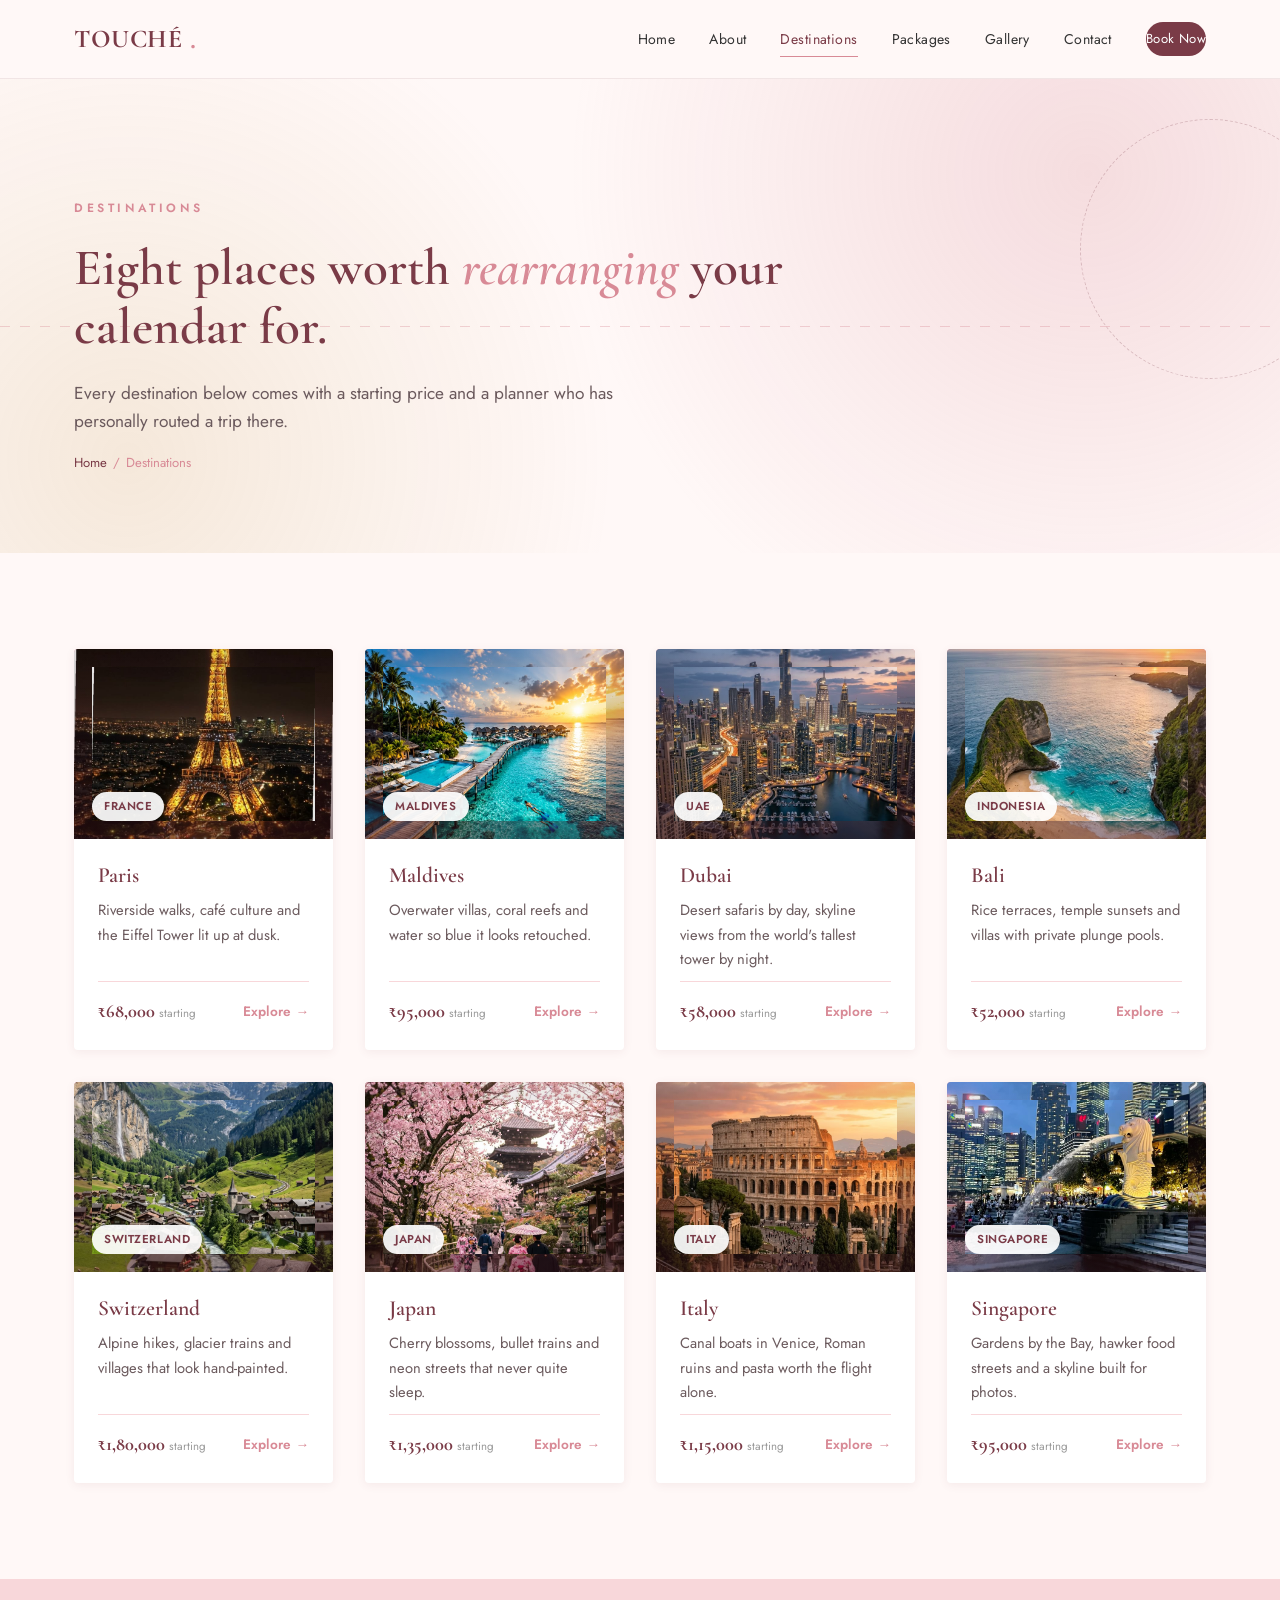
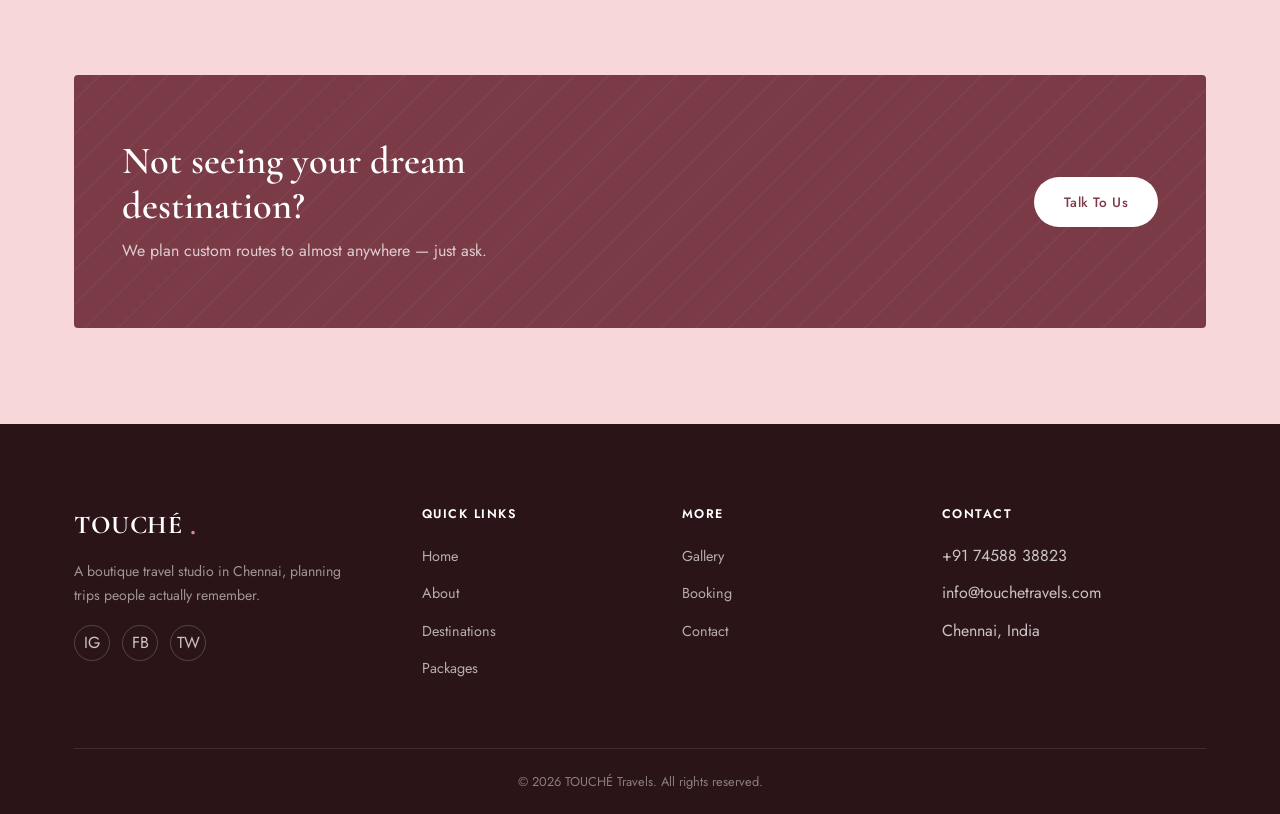
<file: destinations.html>
<!DOCTYPE html>
<html lang="en">
<head>
<meta charset="UTF-8">
<meta name="viewport" content="width=device-width, initial-scale=1.0">
<title>Destinations — TOUCHÉ Travels</title>
<meta name="description" content="Explore handpicked destinations with TOUCHÉ Travels — Paris, Maldives, Dubai, Bali, Switzerland, Japan, Italy and Singapore.">
<meta name="keywords" content="travel destinations, Paris trip, Maldives holiday, Dubai tour, Bali package, Switzerland trip">
<link rel="icon" href="data:,">
<link rel="stylesheet" href="css/style.css">
</head>
<body>

<header class="site-header">
  <div class="nav-wrap">
    <a href="index.html" class="brand">TOUCHÉ<span class="accent-dot">.</span></a>
    <nav class="nav-links" id="navLinks">
      <a href="index.html">Home</a>
      <a href="about.html">About</a>
      <a href="destinations.html">Destinations</a>
      <a href="packages.html">Packages</a>
      <a href="gallery.html">Gallery</a>
      <a href="contact.html">Contact</a>
      <a href="booking.html" class="nav-cta">Book Now</a>
    </nav>
    <button class="menu-toggle" aria-label="Toggle menu" aria-expanded="false">
      <span></span><span></span><span></span>
    </button>
  </div>
</header>
<div class="nav-backdrop"></div>

<section class="hero hero-small">
  <div class="hero-flight-line"></div>
  <div class="hero-inner">
    <p class="hero-eyebrow">Destinations</p>
    <h1>Eight places worth <em>rearranging</em> your calendar for.</h1>
    <p class="lead">Every destination below comes with a starting price and a planner who has personally routed a trip there.</p>
    <p class="breadcrumb"><a href="index.html">Home</a><span>/</span>Destinations</p>
  </div>
</section>

<section>
  <div class="container">
    <div class="grid grid-4">

      <div class="card reveal">
        <div class="card-media paris-img">
          <img src="images/Paris.jpg" alt="Eiffel Tower and Paris city skyline">
          <span class="tag">France</span>
        </div>
        <div class="card-body">
          <h3>Paris</h3>
          <p>Riverside walks, café culture and the Eiffel Tower lit up at dusk.</p>
          <div class="card-foot"> 
            <div class="price">₹68,000 <span>starting</span></div>
            <a href="booking.html" class="link-arrow">Explore →</a>
          </div>
        </div>
      </div>

      <div class="card reveal">
        <div class="card-media maldives-img">
          <img src="images/Maldives.jpg" alt="Luxury overwater villas in the Maldives">
          <span class="tag">Maldives</span>
        </div>
        <div class="card-body">
          <h3>Maldives</h3>
          <p>Overwater villas, coral reefs and water so blue it looks retouched.</p>
          <div class="card-foot">
            <div class="price">₹95,000 <span>starting</span></div>
            <a href="booking.html" class="link-arrow">Explore →</a>
          </div>
        </div>
      </div>

      <div class="card reveal">
        <div class="card-media dubai-img">
          <img src="images/Dubai.jpg" alt="Dubai skyline with Burj Khalifa">
          <span class="tag">UAE</span>
        </div>
        <div class="card-body">
          <h3>Dubai</h3>
          <p>Desert safaris by day, skyline views from the world's tallest tower by night.</p>
          <div class="card-foot">
            <div class="price">₹58,000 <span>starting</span></div>
            <a href="booking.html" class="link-arrow">Explore →</a>
          </div>
        </div>
      </div>

      <div class="card reveal">
        <div class="card-media bali-img">
          <img src="images/Bali.jpg" alt="Rice terraces and temples in Bali">
          <span class="tag">Indonesia</span>
        </div>
        <div class="card-body">
          <h3>Bali</h3>
          <p>Rice terraces, temple sunsets and villas with private plunge pools.</p>
          <div class="card-foot">
            <div class="price">₹52,000 <span>starting</span></div>
            <a href="booking.html" class="link-arrow">Explore →</a>
          </div>
        </div>
      </div>

      <div class="card reveal">
        <div class="card-media switzerland-img">
          <img src="images/Switzerland.jpg" alt="Snow-covered Swiss Alps and mountain villages">
          <span class="tag">Switzerland</span>
        </div>
        <div class="card-body">
          <h3>Switzerland</h3>
          <p>Alpine hikes, glacier trains and villages that look hand-painted.</p>
          <div class="card-foot">
            <div class="price">₹1,80,000 <span>starting</span></div>
            <a href="booking.html" class="link-arrow">Explore →</a>
          </div>
        </div>
      </div>

      <div class="card reveal">
        <div class="card-media japan-img">
          <img src="images/Japan.jpg" alt="Cherry blossoms and Mount Fuji in Japan">
          <span class="tag">Japan</span>
        </div>
        <div class="card-body">
          <h3>Japan</h3>
          <p>Cherry blossoms, bullet trains and neon streets that never quite sleep.</p>
          <div class="card-foot">
            <div class="price">₹1,35,000 <span>starting</span></div>
            <a href="booking.html" class="link-arrow">Explore →</a>
          </div>
        </div>
      </div>

      <div class="card reveal">
        <div class="card-media italy-img">
          <img src="images/Italy.jpg" alt="Historic buildings and canals in Italy">
          <span class="tag">Italy</span>
        </div>
        <div class="card-body">
          <h3>Italy</h3>
          <p>Canal boats in Venice, Roman ruins and pasta worth the flight alone.</p>
          <div class="card-foot">
            <div class="price">₹1,15,000 <span>starting</span></div>
            <a href="booking.html" class="link-arrow">Explore →</a>
          </div>
        </div>
      </div>

      <div class="card reveal">
        <div class="card-media singapore-img">
          <img src="images/Singapore.jpg" alt="Gardens by the Bay and Singapore skyline">
          <span class="tag">Singapore</span>
        </div>
        <div class="card-body">
          <h3>Singapore</h3>
          <p>Gardens by the Bay, hawker food streets and a skyline built for photos.</p>
          <div class="card-foot">
            <div class="price">₹95,000 <span>starting</span></div>
            <a href="booking.html" class="link-arrow">Explore →</a>
          </div>
        </div>
      </div>

    </div>
  </div>
</section>

<section class="section-alt">
  <div class="container">
    <div class="cta-banner reveal bg-rosewood">
      <div>
        <h2>Not seeing your dream destination?</h2>
        <p>We plan custom routes to almost anywhere — just ask.</p>
      </div>
      <a href="contact.html" class="btn btn-light">Talk To Us</a>
    </div>
  </div>
</section>

<footer class="site-footer">
  <div class="container">
    <div class="footer-grid">
      <div class="footer-brand">
        <a href="index.html" class="brand">TOUCHÉ<span class="accent-dot text-gold">.</span></a>
        <p>A boutique travel studio in Chennai, planning trips people actually remember.</p>
        <div class="footer-social">
          <a href="#" aria-label="Instagram">IG</a>
          <a href="#" aria-label="Facebook">FB</a>
          <a href="#" aria-label="Twitter">TW</a>
        </div>
      </div>
      <div class="footer-col">
        <h5>Quick Links</h5>
        <ul>
          <li><a href="index.html">Home</a></li>
          <li><a href="about.html">About</a></li>
          <li><a href="destinations.html">Destinations</a></li>
          <li><a href="packages.html">Packages</a></li>
        </ul>
      </div>
      <div class="footer-col">
        <h5>More</h5>
        <ul>
          <li><a href="gallery.html">Gallery</a></li>
          <li><a href="booking.html">Booking</a></li>
          <li><a href="contact.html">Contact</a></li>
        </ul>
      </div>
      <div class="footer-col">
        <h5>Contact</h5>
        <ul>
          <li>+91 74588 38823</li>
          <li>info@touchetravels.com</li>
          <li>Chennai, India</li>
        </ul>
      </div>
    </div>
    <div class="footer-bottom">© <span data-year>2026</span> TOUCHÉ Travels. All rights reserved.</div>
  </div>
</footer>

<button class="scroll-top" aria-label="Scroll to top">↑</button>
<script src="js/script.js"></script>

<!--Start of Tawk.to Script-->
<script type="text/javascript">
var Tawk_API=Tawk_API||{}, Tawk_LoadStart=new Date();
(function(){
var s1=document.createElement("script"),s0=document.getElementsByTagName("script")[0];
s1.async=true;
s1.src='https://embed.tawk.to/6a47d2f22aaf551d42e2de69/1jsk901js';
s1.charset='UTF-8';
s1.setAttribute('crossorigin','*');
s0.parentNode.insertBefore(s1,s0);
})();
</script>
<!--End of Tawk.to Script-->

</body>
</html>
</file>
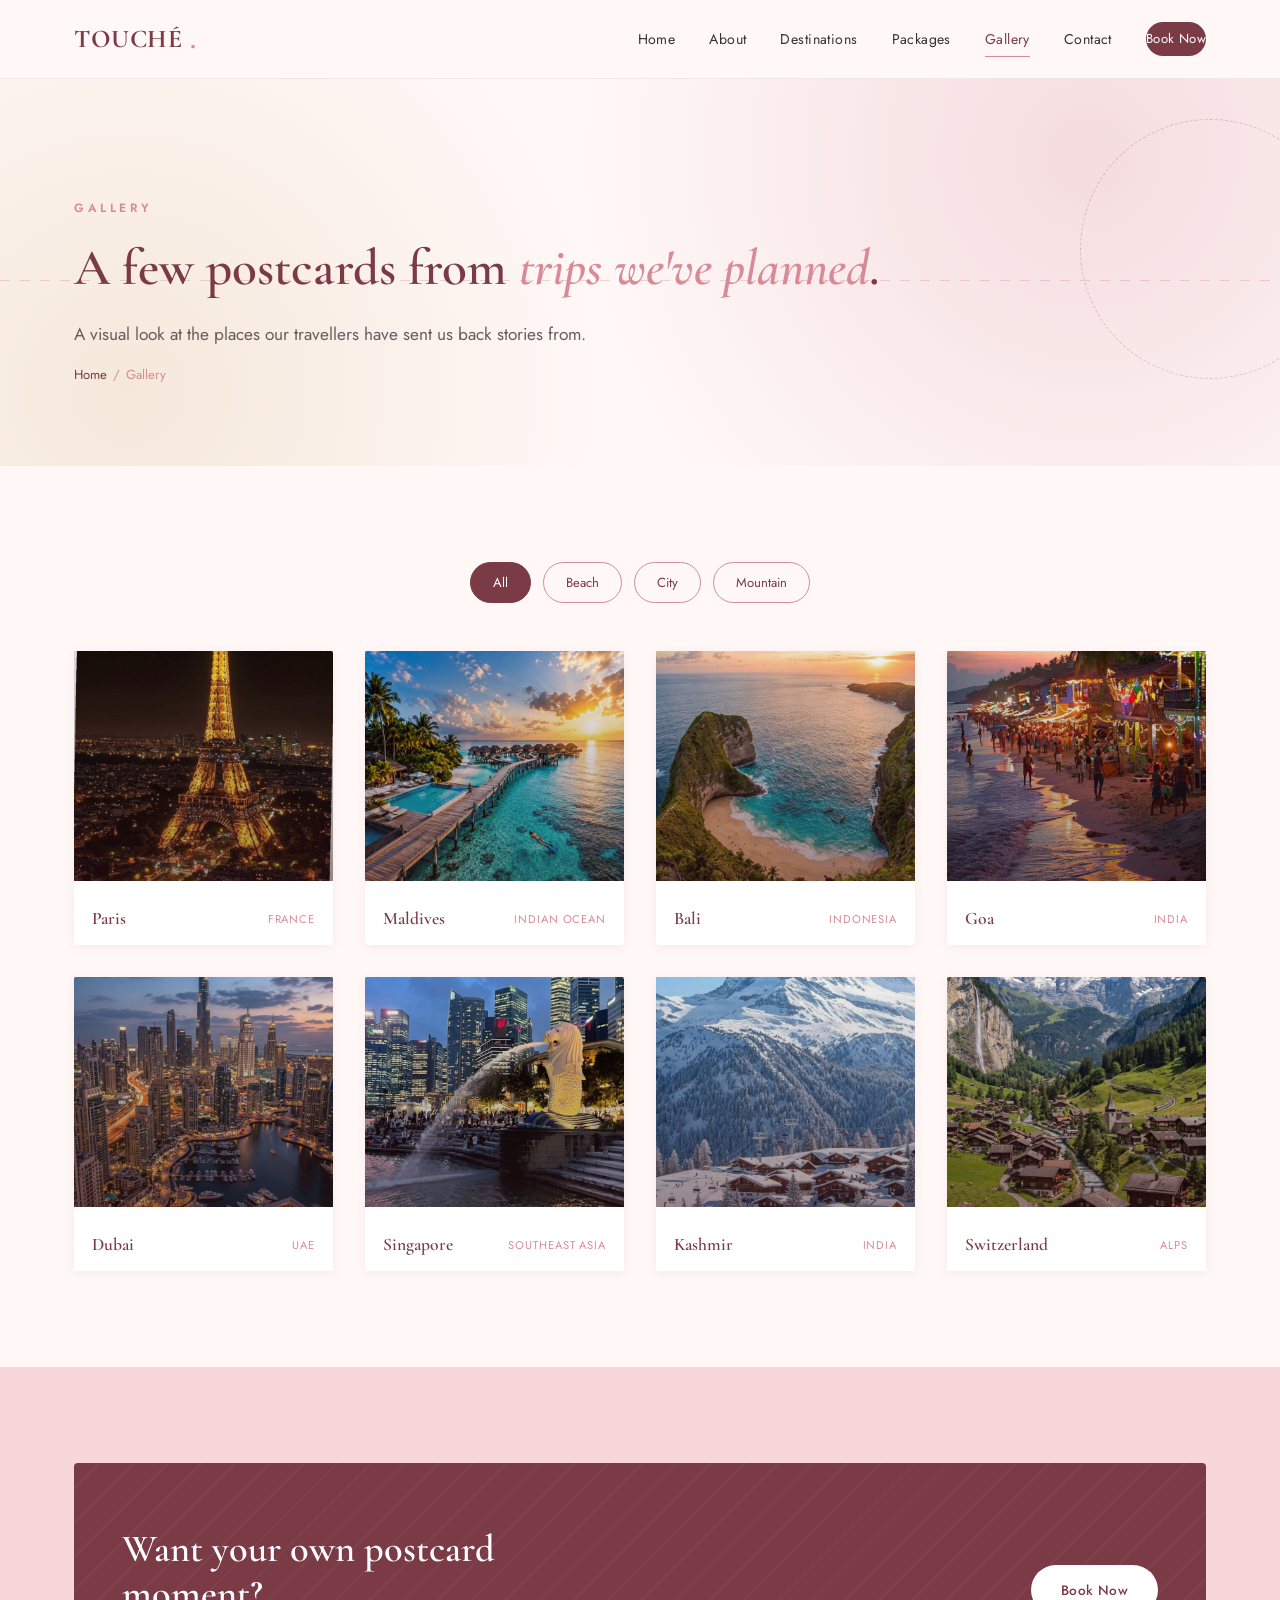
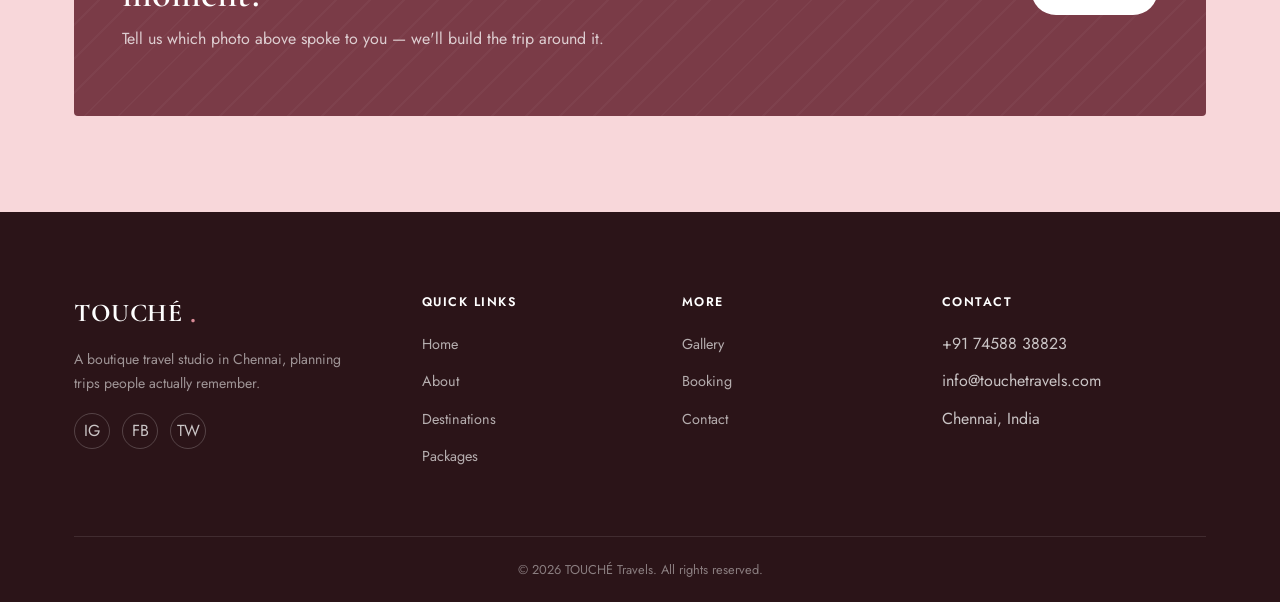
<file: gallery.html>
<!DOCTYPE html>
<html lang="en">
<head>
<meta charset="UTF-8">
<meta name="viewport" content="width=device-width, initial-scale=1.0">
<title>Gallery — TOUCHÉ Travels</title>
<meta name="description" content="A visual gallery of destinations covered by TOUCHÉ Travels — Paris, Maldives, Bali, Goa, Dubai, Singapore, Kashmir and Switzerland.">
<meta name="keywords" content="travel gallery, destination photos, TOUCHÉ Travels gallery">
<link rel="icon" href="data:,">
<link rel="stylesheet" href="css/style.css">
</head>
<body>

<header class="site-header">
  <div class="nav-wrap">
    <a href="index.html" class="brand">TOUCHÉ<span class="accent-dot">.</span></a>
    <nav class="nav-links" id="navLinks">
      <a href="index.html">Home</a>
      <a href="about.html">About</a>
      <a href="destinations.html">Destinations</a>
      <a href="packages.html">Packages</a>
      <a href="gallery.html">Gallery</a>
      <a href="contact.html">Contact</a>
      <a href="booking.html" class="nav-cta">Book Now</a>
    </nav>
    <button class="menu-toggle" aria-label="Toggle menu" aria-expanded="false">
      <span></span><span></span><span></span>
    </button>
  </div>
</header>
<div class="nav-backdrop"></div>

<section class="hero hero-small">
  <div class="hero-flight-line"></div>
  <div class="hero-inner">
    <p class="hero-eyebrow">Gallery</p>
    <h1>A few postcards from <em>trips we've planned</em>.</h1>
    <p class="lead">A visual look at the places our travellers have sent us back stories from.</p>
    <p class="breadcrumb"><a href="index.html">Home</a><span>/</span>Gallery</p>
  </div>
</section>

<section>
  <div class="container">
    <div class="filter-bar reveal">
      <button class="filter-btn active" data-filter="all">All</button>
      <button class="filter-btn" data-filter="beach">Beach</button>
      <button class="filter-btn" data-filter="city">City</button>
      <button class="filter-btn" data-filter="mountain">Mountain</button>
    </div>

    <div class="grid grid-4">

      <figure class="postcard reveal" data-category="city">
        <div class="art paris-img"></div>
        <div class="scallop-edge"></div>
        <figcaption class="caption"><h4>Paris</h4><span>France</span></figcaption>
      </figure>

      <figure class="postcard reveal" data-category="beach">
        <div class="art maldives-img"></div>
        <div class="scallop-edge"></div>
        <figcaption class="caption"><h4>Maldives</h4><span>Indian Ocean</span></figcaption>
      </figure>

      <figure class="postcard reveal" data-category="beach">
        <div class="art bali-img"></div>
        <div class="scallop-edge"></div>
        <figcaption class="caption"><h4>Bali</h4><span>Indonesia</span></figcaption>
      </figure>

      <figure class="postcard reveal" data-category="beach">
        <div class="art goa-img"></div>
        <div class="scallop-edge"></div>
        <figcaption class="caption"><h4>Goa</h4><span>India</span></figcaption>
      </figure>

      <figure class="postcard reveal" data-category="city">
        <div class="art dubai-img"></div>
        <div class="scallop-edge"></div>
        <figcaption class="caption"><h4>Dubai</h4><span>UAE</span></figcaption>
      </figure>

      <figure class="postcard reveal" data-category="city">
        <div class="art singapore-img"></div>
        <div class="scallop-edge"></div>
        <figcaption class="caption"><h4>Singapore</h4><span>Southeast Asia</span></figcaption>
      </figure>

      <figure class="postcard reveal" data-category="mountain">
        <div class="art kashmir-img"></div>
        <div class="scallop-edge"></div>
        <figcaption class="caption"><h4>Kashmir</h4><span>India</span></figcaption>
      </figure>

      <figure class="postcard reveal" data-category="mountain">
        <div class="art switzerland-img"></div>
        <div class="scallop-edge"></div>
        <figcaption class="caption"><h4>Switzerland</h4><span>Alps</span></figcaption>
      </figure>

    </div>
  </div>
</section>

<section class="section-alt">
  <div class="container">
    <div class="cta-banner reveal bg-rosewood">
      <div>
        <h2>Want your own postcard moment?</h2>
        <p>Tell us which photo above spoke to you — we'll build the trip around it.</p>
      </div>
      <a href="booking.html" class="btn btn-light">Book Now</a>
    </div>
  </div>
</section>

<footer class="site-footer">
  <div class="container">
    <div class="footer-grid">
      <div class="footer-brand">
        <a href="index.html" class="brand">TOUCHÉ<span class="accent-dot text-gold">.</span></a>
        <p>A boutique travel studio in Chennai, planning trips people actually remember.</p>
        <div class="footer-social">
          <a href="#" aria-label="Instagram">IG</a>
          <a href="#" aria-label="Facebook">FB</a>
          <a href="#" aria-label="Twitter">TW</a>
        </div>
      </div>
      <div class="footer-col">
        <h5>Quick Links</h5>
        <ul>
          <li><a href="index.html">Home</a></li>
          <li><a href="about.html">About</a></li>
          <li><a href="destinations.html">Destinations</a></li>
          <li><a href="packages.html">Packages</a></li>
        </ul>
      </div>
      <div class="footer-col">
        <h5>More</h5>
        <ul>
          <li><a href="gallery.html">Gallery</a></li>
          <li><a href="booking.html">Booking</a></li>
          <li><a href="contact.html">Contact</a></li>
        </ul>
      </div>
      <div class="footer-col">
        <h5>Contact</h5>
        <ul>
          <li>+91 74588 38823</li>
          <li>info@touchetravels.com</li>
          <li>Chennai, India</li>
        </ul>
      </div>
    </div>
    <div class="footer-bottom">© <span data-year>2026</span> TOUCHÉ Travels. All rights reserved.</div>
  </div>
</footer>

<button class="scroll-top" aria-label="Scroll to top">↑</button>
<script src="js/script.js"></script>

<!--Start of Tawk.to Script-->
<script type="text/javascript">
var Tawk_API=Tawk_API||{}, Tawk_LoadStart=new Date();
(function(){
var s1=document.createElement("script"),s0=document.getElementsByTagName("script")[0];
s1.async=true;
s1.src='https://embed.tawk.to/6a47d2f22aaf551d42e2de69/1jsk901js';
s1.charset='UTF-8';
s1.setAttribute('crossorigin','*');
s0.parentNode.insertBefore(s1,s0);
})();
</script>
<!--End of Tawk.to Script-->

</body>
</html>
</file>
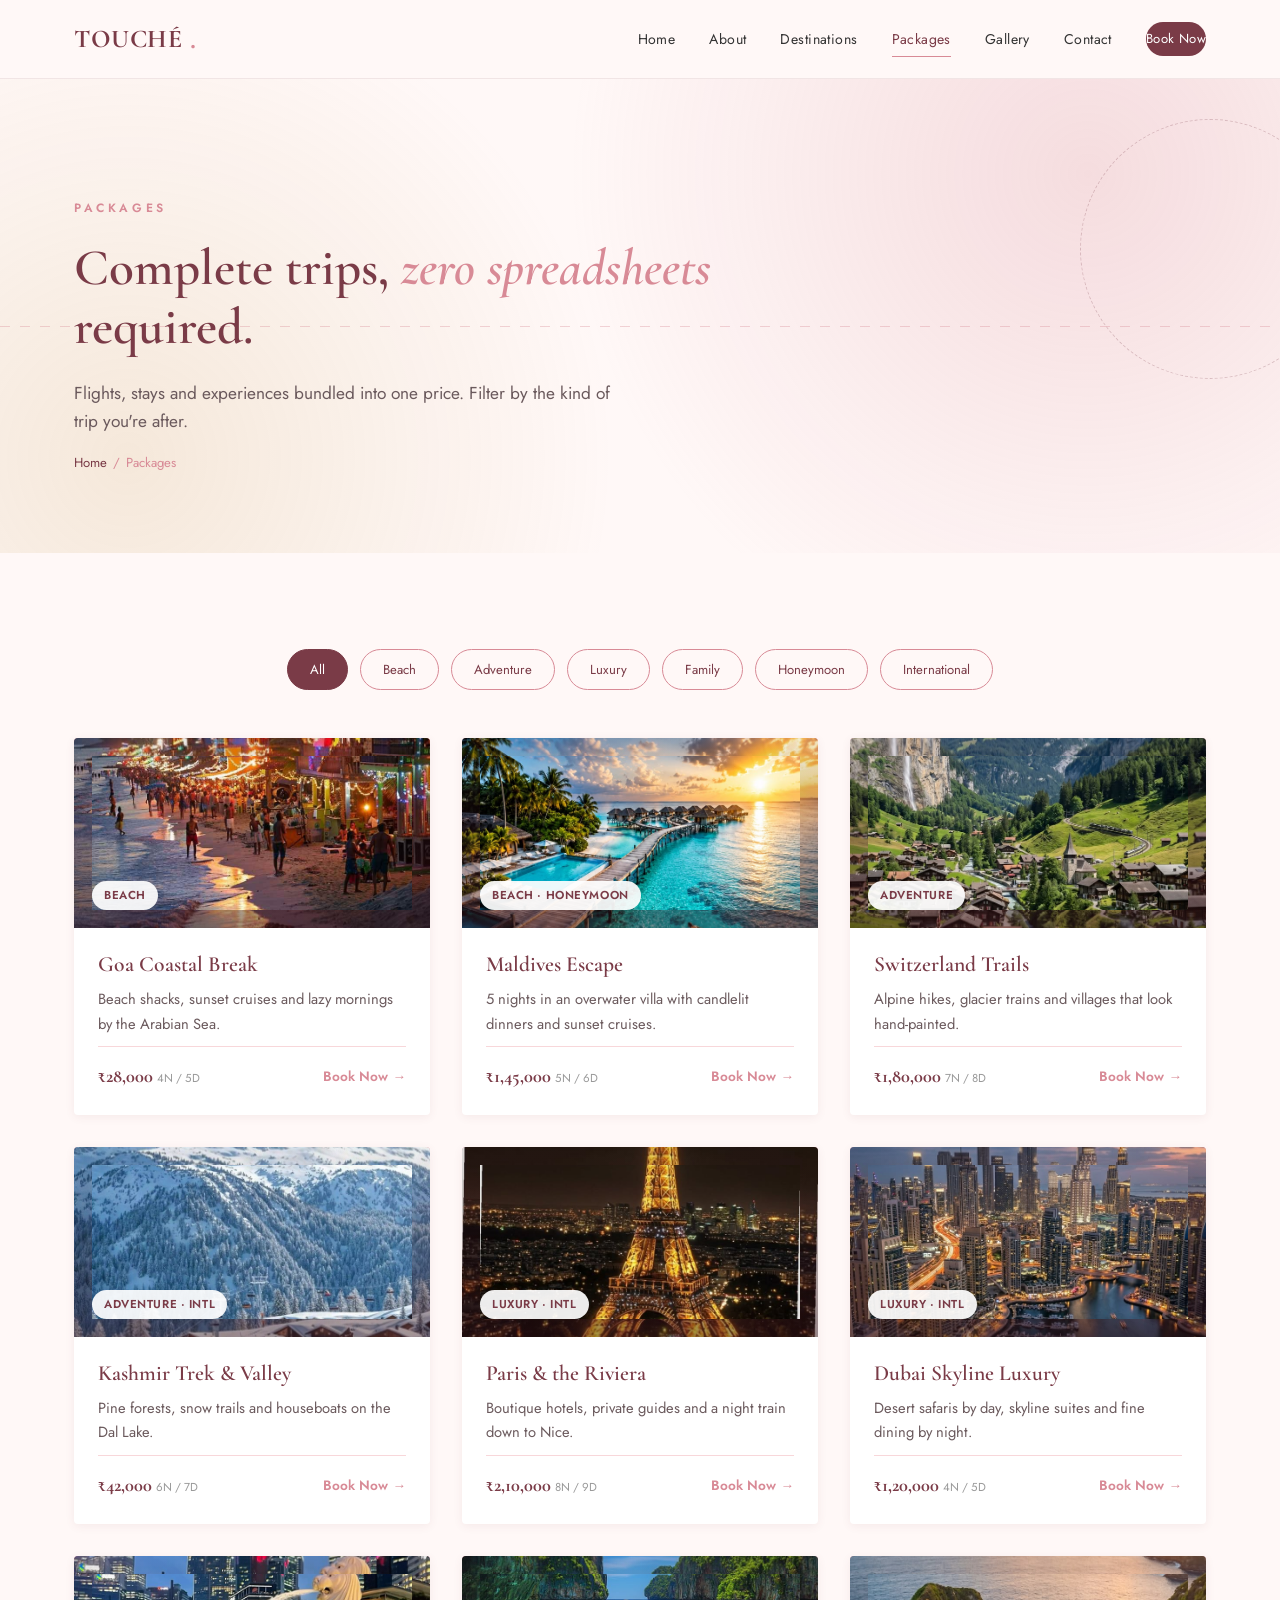
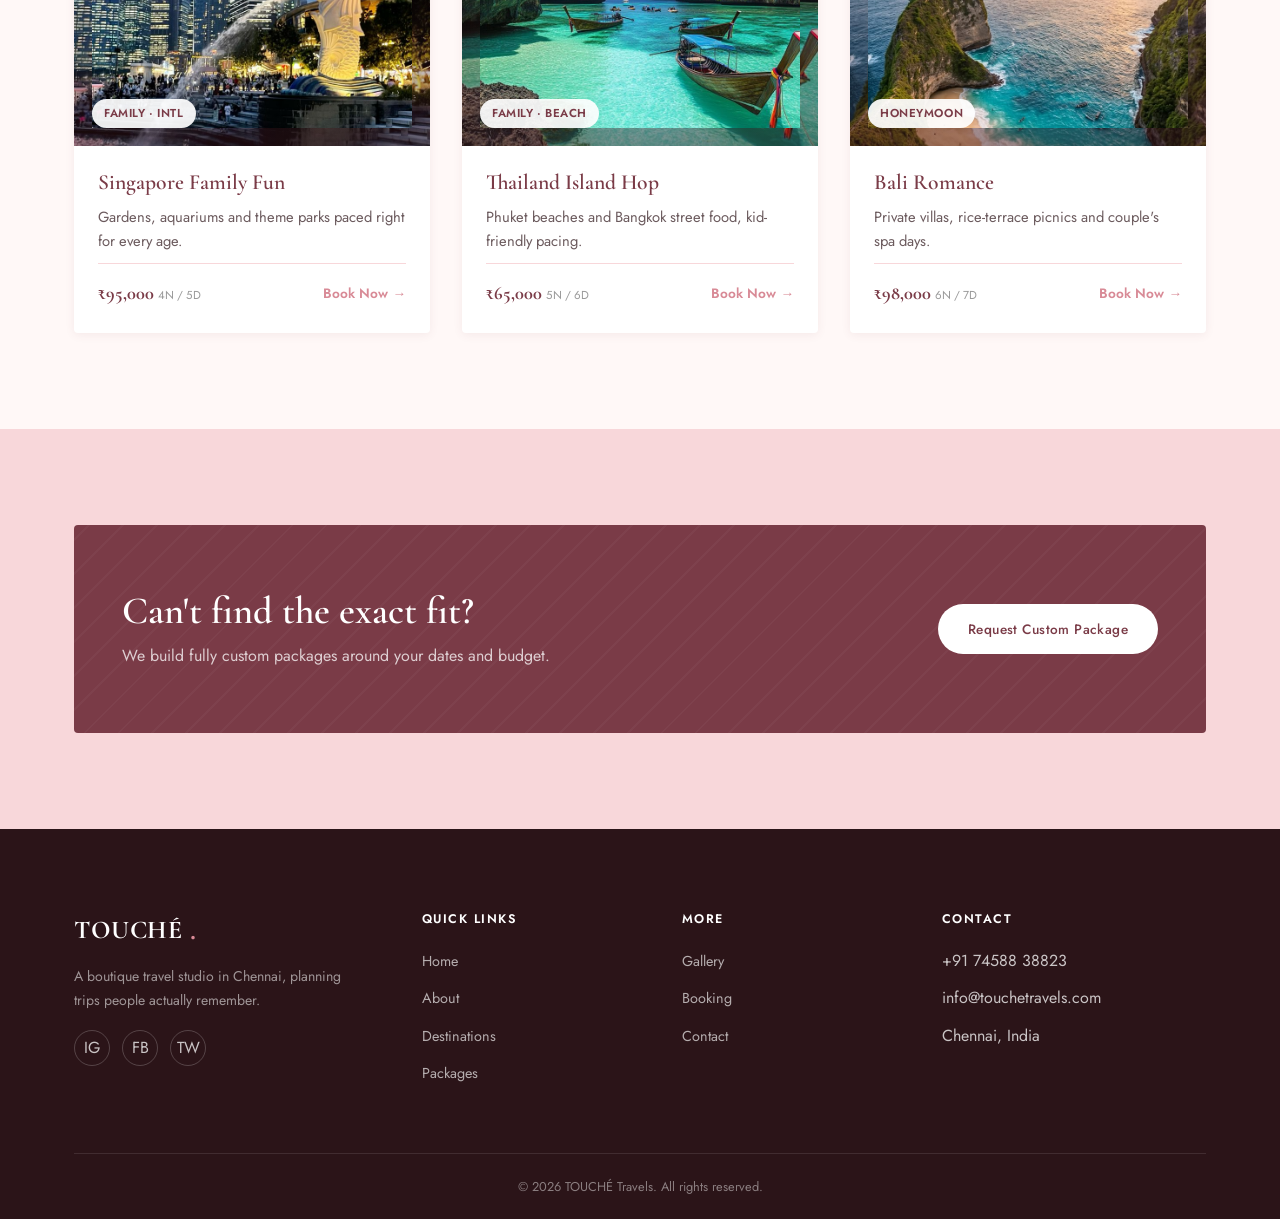
<file: packages.html>
<!DOCTYPE html>
<html lang="en">
<head>
<meta charset="UTF-8">
<meta name="viewport" content="width=device-width, initial-scale=1.0">
<title>Packages — TOUCHÉ Travels</title>
<meta name="description" content="Browse beach, adventure, luxury, family, honeymoon and international travel packages from TOUCHÉ Travels, Chennai.">
<meta name="keywords" content="travel packages, honeymoon packages, beach packages, adventure tours, family holiday packages">
<link rel="icon" href="data:,">
<link rel="stylesheet" href="css/style.css">
</head>
<body>

<header class="site-header">
  <div class="nav-wrap">
    <a href="index.html" class="brand">TOUCHÉ<span class="accent-dot">.</span></a>
    <nav class="nav-links" id="navLinks">
      <a href="index.html">Home</a>
      <a href="about.html">About</a>
      <a href="destinations.html">Destinations</a>
      <a href="packages.html">Packages</a>
      <a href="gallery.html">Gallery</a>
      <a href="contact.html">Contact</a>
      <a href="booking.html" class="nav-cta">Book Now</a>
    </nav>
    <button class="menu-toggle" aria-label="Toggle menu" aria-expanded="false">
      <span></span><span></span><span></span>
    </button>
  </div>
</header>
<div class="nav-backdrop"></div>

<section class="hero hero-small">
  <div class="hero-flight-line"></div>
  <div class="hero-inner">
    <p class="hero-eyebrow">Packages</p>
    <h1>Complete trips, <em>zero spreadsheets</em> required.</h1>
    <p class="lead">Flights, stays and experiences bundled into one price. Filter by the kind of trip you're after.</p>
    <p class="breadcrumb"><a href="index.html">Home</a><span>/</span>Packages</p>
  </div>
</section>

<section>
  <div class="container">
    <div class="filter-bar reveal">
      <button class="filter-btn active" data-filter="all">All</button>
      <button class="filter-btn" data-filter="beach">Beach</button>
      <button class="filter-btn" data-filter="adventure">Adventure</button>
      <button class="filter-btn" data-filter="luxury">Luxury</button>
      <button class="filter-btn" data-filter="family">Family</button>
      <button class="filter-btn" data-filter="honeymoon">Honeymoon</button>
      <button class="filter-btn" data-filter="international">International</button>
    </div>

    <div class="grid grid-3">

      <div class="card reveal" data-category="beach">
        <div class="card-media goa-img">
          <img src="images/Goa.jpg" alt="Scenic beach with palm trees and clear blue water in Goa">
          <span class="tag">Beach</span>
        </div>
        <div class="card-body">
          <h3>Goa Coastal Break</h3>
          <p>Beach shacks, sunset cruises and lazy mornings by the Arabian Sea.</p>
          <div class="card-foot">
            <div class="price">₹28,000 <span>4N / 5D</span></div>
            <a href="booking.html" class="link-arrow">Book Now →</a>
          </div>
        </div>
      </div>

      <div class="card reveal" data-category="beach honeymoon">
        <div class="card-media maldives-img">
          <img src="images/Maldives.jpg" alt="Maldives honeymoon overwater villa">
          <span class="tag">Beach · Honeymoon</span>
        </div>
        <div class="card-body">
          <h3>Maldives Escape</h3>
          <p>5 nights in an overwater villa with candlelit dinners and sunset cruises.</p>
          <div class="card-foot">
            <div class="price">₹1,45,000 <span>5N / 6D</span></div>
            <a href="booking.html" class="link-arrow">Book Now →</a>
          </div>
        </div>
      </div>

      <div class="card reveal" data-category="adventure">
        <div class="card-media switzerland-img">
          <img src="images/Switzerland.jpg" alt="Snow-covered Swiss Alps and hiking trails">
          <span class="tag">Adventure</span>
        </div>
        <div class="card-body">
          <h3>Switzerland Trails</h3>
          <p>Alpine hikes, glacier trains and villages that look hand-painted.</p>
          <div class="card-foot">
            <div class="price">₹1,80,000 <span>7N / 8D</span></div>
            <a href="booking.html" class="link-arrow">Book Now →</a>
          </div>
        </div>
      </div>

      <div class="card reveal" data-category="adventure international">
        <div class="card-media kashmir-img">
          <img src="images/Kashmir.jpg" alt="Dal Lake and mountains in Kashmir">
          <span class="tag">Adventure · Intl</span>
        </div>
        <div class="card-body">
          <h3>Kashmir Trek &amp; Valley</h3>
          <p>Pine forests, snow trails and houseboats on the Dal Lake.</p>
          <div class="card-foot">
            <div class="price">₹42,000 <span>6N / 7D</span></div>
            <a href="booking.html" class="link-arrow">Book Now →</a>
          </div>
        </div>
      </div>

      <div class="card reveal" data-category="luxury international">
        <div class="card-media paris-img">
          <img src="images/Paris.jpg" alt="Eiffel Tower and Paris city skyline">
          <span class="tag">Luxury · Intl</span>
        </div>
        <div class="card-body">
          <h3>Paris &amp; the Riviera</h3>
          <p>Boutique hotels, private guides and a night train down to Nice.</p>
          <div class="card-foot">
            <div class="price">₹2,10,000 <span>8N / 9D</span></div>
            <a href="booking.html" class="link-arrow">Book Now →</a>
          </div>
        </div>
      </div>

      <div class="card reveal" data-category="luxury international">
        <div class="card-media dubai-img">
          <img src="images/Dubai.jpg" alt="Dubai skyline with Burj Khalifa">
          <span class="tag">Luxury · Intl</span>
        </div>
        <div class="card-body">
          <h3>Dubai Skyline Luxury</h3>
          <p>Desert safaris by day, skyline suites and fine dining by night.</p>
          <div class="card-foot">
            <div class="price">₹1,20,000 <span>4N / 5D</span></div>
            <a href="booking.html" class="link-arrow">Book Now →</a>
          </div>
        </div>
      </div>

      <div class="card reveal" data-category="family international">
        <div class="card-media singapore-img">
          <img src="images/Singapore.jpg" alt="Gardens by the Bay and Singapore skyline">
          <span class="tag">Family · Intl</span>
        </div>
        <div class="card-body">
          <h3>Singapore Family Fun</h3>
          <p>Gardens, aquariums and theme parks paced right for every age.</p>
          <div class="card-foot">
            <div class="price">₹95,000 <span>4N / 5D</span></div>
            <a href="booking.html" class="link-arrow">Book Now →</a>
          </div>
        </div>
      </div>

      <div class="card reveal" data-category="family beach">
        <div class="card-media thailand-img">
          <img src="images/Thailand.jpg" alt="Beach in Thailand">
          <span class="tag">Family · Beach</span>
        </div>
        <div class="card-body">
          <h3>Thailand Island Hop</h3>
          <p>Phuket beaches and Bangkok street food, kid-friendly pacing.</p>
          <div class="card-foot">
            <div class="price">₹65,000 <span>5N / 6D</span></div>
            <a href="booking.html" class="link-arrow">Book Now →</a>
          </div>
        </div>
      </div>

      <div class="card reveal" data-category="honeymoon luxury">
        <div class="card-media bali-img">
          <img src="images/Bali.jpg" alt="Rice terraces and temples in Bali">
          <span class="tag">Honeymoon</span>
        </div>
        <div class="card-body">
          <h3>Bali Romance</h3>
          <p>Private villas, rice-terrace picnics and couple's spa days.</p>
          <div class="card-foot">
            <div class="price">₹98,000 <span>6N / 7D</span></div>
            <a href="booking.html" class="link-arrow">Book Now →</a>
          </div>
        </div>
      </div>

    </div>
  </div>
</section>

<section class="section-alt">
  <div class="container">
    <div class="cta-banner reveal bg-rosewood">
      <div>
        <h2>Can't find the exact fit?</h2>
        <p>We build fully custom packages around your dates and budget.</p>
      </div>
      <a href="booking.html" class="btn btn-light">Request Custom Package</a>
    </div>
  </div>
</section>

<footer class="site-footer">
  <div class="container">
    <div class="footer-grid">
      <div class="footer-brand">
        <a href="index.html" class="brand">TOUCHÉ<span class="accent-dot text-gold">.</span></a>
        <p>A boutique travel studio in Chennai, planning trips people actually remember.</p>
        <div class="footer-social">
          <a href="#" aria-label="Instagram">IG</a>
          <a href="#" aria-label="Facebook">FB</a>
          <a href="#" aria-label="Twitter">TW</a>
        </div>
      </div>
      <div class="footer-col">
        <h5>Quick Links</h5>
        <ul>
          <li><a href="index.html">Home</a></li>
          <li><a href="about.html">About</a></li>
          <li><a href="destinations.html">Destinations</a></li>
          <li><a href="packages.html">Packages</a></li>
        </ul>
      </div>
      <div class="footer-col">
        <h5>More</h5>
        <ul>
          <li><a href="gallery.html">Gallery</a></li>
          <li><a href="booking.html">Booking</a></li>
          <li><a href="contact.html">Contact</a></li>
        </ul>
      </div>
      <div class="footer-col">
        <h5>Contact</h5>
        <ul>
          <li>+91 74588 38823</li>
          <li>info@touchetravels.com</li>
          <li>Chennai, India</li>
        </ul>
      </div>
    </div>
    <div class="footer-bottom">© <span data-year>2026</span> TOUCHÉ Travels. All rights reserved.</div>
  </div>
</footer>

<button class="scroll-top" aria-label="Scroll to top">↑</button>
<script src="js/script.js"></script>

<!--Start of Tawk.to Script-->
<script type="text/javascript">
var Tawk_API=Tawk_API||{}, Tawk_LoadStart=new Date();
(function(){
var s1=document.createElement("script"),s0=document.getElementsByTagName("script")[0];
s1.async=true;
s1.src='https://embed.tawk.to/6a47d2f22aaf551d42e2de69/1jsk901js';
s1.charset='UTF-8';
s1.setAttribute('crossorigin','*');
s0.parentNode.insertBefore(s1,s0);
})();
</script>
<!--End of Tawk.to Script-->

</body>
</html>
</file>
<file: css/style.css>
/* ===========================================================
   TOUCHÉ TRAVELS — shared stylesheet
   Design tokens: blush pink palette + postmark/passport motif
=========================================================== */

@import url('https://fonts.googleapis.com/css2?family=Cormorant+Garamond:ital,wght@0,400;0,500;0,600;0,700;1,500&family=Jost:wght@300;400;500;600&display=swap');

:root{
  --bg:            #FFF8F7;
  --pink:          #D88A96;
  --pink-light:    #F8D7DA;
  --rosewood:      #7A3B47;
  --gold:          #C9A15A;
  --text:          #333333;
  --white:         #FFFFFF;

  --font-display:  'Cormorant Garamond', serif;
  --font-body:     'Jost', sans-serif;

  --radius:        4px;
  --shadow-sm:     0 2px 10px rgba(122,59,71,0.08);
  --shadow-md:     0 10px 30px rgba(122,59,71,0.14);
  --max-width:     1180px;
}

/* ---------- reset ---------- */
*, *::before, *::after{ box-sizing:border-box; margin:0; padding:0; }
html{ scroll-behavior:smooth; }
body{
  font-family:var(--font-body);
  color:var(--text);
  background:var(--bg);
  line-height:1.65;
  -webkit-font-smoothing:antialiased;
  overflow-x:hidden;
}
img{ max-width:100%; display:block; }
a{ color:inherit; text-decoration:none; }
ul{ list-style:none; }
button{ font-family:inherit; cursor:pointer; border:none; background:none; }
h1,h2,h3,h4{ font-family:var(--font-display); font-weight:600; color:var(--rosewood); line-height:1.15; }
.container{ max-width:var(--max-width); margin:0 auto; padding:0 24px; }

:focus-visible{ outline:2px solid var(--rosewood); outline-offset:3px; }

@media (prefers-reduced-motion: reduce){
  *{ animation-duration:0.001ms !important; animation-iteration-count:1 !important; transition-duration:0.001ms !important; scroll-behavior:auto !important; }
}

/* ---------- eyebrow / labels ---------- */
.eyebrow{
  display:inline-flex; align-items:center; gap:10px;
  font-family:var(--font-body); font-size:0.72rem; letter-spacing:0.28em;
  text-transform:uppercase; color:var(--pink); font-weight:600; margin-bottom:14px;
}
.eyebrow::before{ content:""; width:26px; height:1px; background:var(--pink); display:inline-block; }

.section-head{ text-align:center; max-width:640px; margin:0 auto 56px; }
.section-head h2{ font-size:clamp(2rem, 4vw, 2.8rem); }
.section-head p{ color:#6b5a5d; margin-top:14px; font-size:1.02rem; }

section{ padding:96px 0; position:relative; }

/* ===========================================================
   POSTMARK / STAMP SIGNATURE ELEMENT
=========================================================== */
.stamp{
  position:relative;
  width:92px; height:92px;
  border-radius:50%;
  border:2px dashed var(--rosewood);
  display:flex; align-items:center; justify-content:center;
  flex-direction:column;
  color:var(--rosewood);
  font-family:var(--font-display);
  transform:rotate(-8deg);
  flex-shrink:0;
  background:var(--bg);
}
.stamp::before{
  content:"";
  position:absolute; inset:6px;
  border:1px solid var(--rosewood);
  border-radius:50%;
  opacity:0.5;
}
.stamp .stamp-value{ font-size:1.3rem; font-weight:700; line-height:1; }
.stamp .stamp-label{ font-size:0.55rem; letter-spacing:0.12em; text-transform:uppercase; margin-top:2px; }

/* scalloped postcard edge, used on destination/gallery cards */
.scallop-edge{
  height:12px; width:100%;
  background-image: radial-gradient(circle at 8px 0, transparent 8px, var(--white) 8px);
  background-size: 16px 16px;
  background-repeat: repeat-x;
}

/* ===========================================================
   HEADER / NAV
=========================================================== */
.site-header{
  position:sticky; top:0; z-index:200;
  background:rgba(255,248,247,0.92);
  backdrop-filter:blur(10px);
  border-bottom:1px solid rgba(122,59,71,0.1);
}
.nav-wrap{
  display:flex; align-items:center; justify-content:space-between;
  padding:18px 24px; max-width:var(--max-width); margin:0 auto;
}
.brand{
  font-family:var(--font-display); font-size:1.6rem; font-weight:700;
  color:var(--rosewood); letter-spacing:0.02em;
  display:flex; align-items:center; gap:8px;
}
.brand .accent-dot{ color:var(--pink); font-size:1.8rem; line-height:0; }

.nav-links{ display:flex; gap:34px; align-items:center; }
.nav-links a{
  font-size:0.88rem; letter-spacing:0.03em; color:var(--text);
  position:relative; padding:6px 0; transition:color .25s ease;
}
.nav-links a::after{
  content:""; position:absolute; left:0; bottom:0; width:0; height:1px;
  background:var(--pink); transition:width .25s ease;
}
.nav-links a:hover, .nav-links a.active{ color:var(--rosewood); }
.nav-links a:hover::after, .nav-links a.active::after{ width:100%; }

.nav-cta{
  background:var(--rosewood); color:var(--white) !important;
  padding:10px 22px; border-radius:30px; font-size:0.82rem !important;
  transition:background .25s ease, transform .25s ease;
}
.nav-cta:hover{ background:var(--pink); transform:translateY(-2px); }
.nav-cta::after{ display:none; }

.menu-toggle{
  display:none; flex-direction:column; gap:5px; z-index:210;
}
.menu-toggle span{ width:24px; height:2px; background:var(--rosewood); display:block; transition:.3s; }

@media (max-width: 880px){
  .menu-toggle{ display:flex; }
  .nav-links{
    position:fixed; inset:0 0 0 auto; width:min(78vw, 320px); height:100vh;
    background:var(--white); flex-direction:column; align-items:flex-start;
    padding:100px 32px 40px; gap:26px; transform:translateX(100%);
    transition:transform .35s ease; box-shadow:var(--shadow-md);
  }
  .nav-links.open{ transform:translateX(0); }
  .nav-backdrop{
    position:fixed; inset:0; background:rgba(51,51,51,0.35); z-index:190;
    opacity:0; pointer-events:none; transition:opacity .3s ease;
  }
  .nav-backdrop.show{ opacity:1; pointer-events:auto; }
  .menu-toggle.is-open span:nth-child(1){ transform:translateY(7px) rotate(45deg); }
  .menu-toggle.is-open span:nth-child(2){ opacity:0; }
  .menu-toggle.is-open span:nth-child(3){ transform:translateY(-7px) rotate(-45deg); }
}

/* ===========================================================
   BUTTONS
=========================================================== */
.btn{
  display:inline-flex; align-items:center; gap:10px;
  padding:14px 30px; border-radius:30px; font-size:0.85rem;
  letter-spacing:0.03em; font-weight:500; transition:transform .25s ease, box-shadow .25s ease, background .25s ease;
}
.btn-primary{ background:var(--rosewood); color:var(--white); }
.btn-primary:hover{ background:var(--pink); transform:translateY(-3px); box-shadow:var(--shadow-md); }
.btn-outline{ border:1px solid var(--rosewood); color:var(--rosewood); }
.btn-outline:hover{ background:var(--rosewood); color:var(--white); transform:translateY(-3px); }
.btn-light{ background:var(--white); color:var(--rosewood); }
.btn-light:hover{ background:var(--gold); color:var(--white); transform:translateY(-3px); }

/* ===========================================================
   HERO (generic, reused with modifier classes per page)
=========================================================== */
.hero{
  position:relative; padding:170px 0 120px;
  background:
    radial-gradient(circle at 85% 20%, rgba(216,138,150,0.25), transparent 45%),
    radial-gradient(circle at 10% 80%, rgba(201,161,90,0.18), transparent 40%),
    var(--bg);
  overflow:hidden;
}
.hero::after{
  content:""; position:absolute; right:-60px; top:40px; width:260px; height:260px;
  border:1px dashed rgba(122,59,71,0.25); border-radius:50%;
}
.hero-inner{ max-width:var(--max-width); margin:0 auto; padding:0 24px; position:relative; z-index:2; }
.hero-flight-line{
  position:absolute; left:0; right:0; top:52%; height:1px;
  background:repeating-linear-gradient(90deg, var(--pink) 0 10px, transparent 10px 20px);
  opacity:0.35; z-index:1;
}
.hero-eyebrow{ font-family:var(--font-body); letter-spacing:0.3em; text-transform:uppercase; font-size:0.75rem; color:var(--pink); font-weight:600; margin-bottom:20px; }
.hero h1{ font-size:clamp(2.6rem, 6vw, 4.4rem); max-width:820px; }
.hero h1 em{ font-style:italic; color:var(--pink); }
.hero p.lead{ max-width:560px; margin-top:22px; font-size:1.08rem; color:#6b5a5d; }
.hero-actions{ display:flex; gap:16px; margin-top:36px; flex-wrap:wrap; }
.hero-small{ padding:120px 0 80px; }
.hero-small h1{ font-size:clamp(2.2rem, 5vw, 3.2rem); }

/* stat / trust strip under hero */
.stat-strip{
  display:flex; flex-wrap:wrap; gap:40px; margin-top:64px;
  border-top:1px solid rgba(122,59,71,0.15); padding-top:34px;
}
.stat-item .num{ font-family:var(--font-display); font-size:2.2rem; color:var(--rosewood); font-weight:700; }
.stat-item .label{ font-size:0.78rem; letter-spacing:0.05em; color:#6b5a5d; text-transform:uppercase; margin-top:4px; }

/* ===========================================================
   CARDS — destinations / packages / team / testimonials
=========================================================== */
.grid{ display:grid; gap:32px; }
.grid-3{ grid-template-columns:repeat(3, 1fr); }
.grid-2{ grid-template-columns:repeat(2, 1fr); }
.grid-4{ grid-template-columns:repeat(4, 1fr); }

.card{
  background:var(--white); border-radius:var(--radius); overflow:hidden;
  box-shadow:var(--shadow-sm); transition:transform .3s ease, box-shadow .3s ease;
  display:flex; flex-direction:column;
}
.card:hover{ transform:translateY(-8px); box-shadow:var(--shadow-md); }

.card-media{
  height:190px; position:relative; display:flex; align-items:flex-end;
  padding:18px; overflow:hidden;
}
.card-media img{
  width:100%;
  height:100%;
  object-fit:cover;
  display:block;
}
.card-media .place-icon{
  position:absolute; inset:0; display:flex; align-items:center; justify-content:center;
  opacity:0.9;
}
.card-media .place-icon svg{ width:64px; height:64px; }

.card-media .tag{
  position:absolute;
  bottom:18px;
  left:18px;
  z-index:2;
  background:rgba(255,255,255,0.92);
  color:var(--rosewood);
  font-size:0.72rem;
  letter-spacing:0.05em;
  text-transform:uppercase;
  padding:5px 12px;
  border-radius:20px;
  font-weight:600;
}

/* palette rotation for destination art */
/* ---------- destination photos (each destination owns its own class —
   changing one image never affects any other card, page, or the team) ---------- */
.paris-img,
.bali-img,
.goa-img,
.maldives-img,
.dubai-img,
.singapore-img,
.switzerland-img,
.kashmir-img,
.japan-img,
.italy-img,
.thailand-img{
  background-color:var(--pink);            /* fallback color while the photo loads / if it's missing */
  background-size:cover;
  background-position:center;
  background-repeat:no-repeat;
}
.paris-img{        background-image:linear-gradient(180deg, rgba(58,20,26,0.05), rgba(58,20,26,0.45)), url("../images/Paris.jpg"); }
.bali-img{          background-image:linear-gradient(180deg, rgba(58,20,26,0.05), rgba(58,20,26,0.45)), url("../images/Bali.jpg"); }
.goa-img{            background-image:linear-gradient(180deg, rgba(58,20,26,0.05), rgba(58,20,26,0.45)), url("../images/Goa.jpg"); }
.maldives-img{  background-image:linear-gradient(180deg, rgba(58,20,26,0.05), rgba(58,20,26,0.45)), url("../images/Maldives.jpg"); }
.dubai-img{        background-image:linear-gradient(180deg, rgba(58,20,26,0.05), rgba(58,20,26,0.45)), url("../images/Dubai.jpg"); }
.singapore-img{ background-image:linear-gradient(180deg, rgba(58,20,26,0.05), rgba(58,20,26,0.45)), url("../images/Singapore.jpg"); }
.switzerland-img{ background-image:linear-gradient(180deg, rgba(58,20,26,0.05), rgba(58,20,26,0.45)), url("../images/Switzerland.jpg"); }
.kashmir-img{  background-image:linear-gradient(180deg, rgba(58,20,26,0.05), rgba(58,20,26,0.45)), url("../images/Kashmir.jpg"); }
.japan-img{        background-image:linear-gradient(180deg, rgba(58,20,26,0.05), rgba(58,20,26,0.45)), url("../images/Japan.jpg"); }
.italy-img{          background-image:linear-gradient(180deg, rgba(58,20,26,0.05), rgba(58,20,26,0.45)), url("../images/Italy.jpg"); }
.thailand-img{  background-image:linear-gradient(180deg, rgba(58,20,26,0.05), rgba(58,20,26,0.45)), url("../images/Thailand.jpg"); }

.card-body{ padding:24px; display:flex; flex-direction:column; gap:10px; flex:1; }
.card-body h3{ font-size:1.35rem; }
.card-body p{ color:#6b5a5d; font-size:0.92rem; flex:1; }
.card-foot{
  display:flex; align-items:center; justify-content:space-between;
  padding-top:14px; border-top:1px solid var(--pink-light);
}
.price{ font-family:var(--font-display); color:var(--rosewood); font-size:1.15rem; font-weight:700; }
.price span{ font-family:var(--font-body); font-size:0.72rem; color:#999; font-weight:400; }
.link-arrow{ font-size:0.85rem; color:var(--pink); font-weight:600; display:inline-flex; align-items:center; gap:6px; transition:gap .25s ease; }
.link-arrow:hover{ gap:10px; }

/* postcard style for gallery */
.postcard{
  background:var(--white); box-shadow:var(--shadow-sm); border-radius:2px;
  overflow:hidden; transition:transform .3s ease, box-shadow .3s ease;
  position:relative;
}
.postcard:hover{ transform:rotate(-1deg) translateY(-6px); box-shadow:var(--shadow-md); }
.postcard .art{ height:230px; position:relative; }
.postcard .art .place-icon{ position:absolute; inset:0; display:flex; align-items:center; justify-content:center; }
.postcard .art .place-icon svg{ width:70px; height:70px; }
.postcard .caption{ padding:16px 18px; display:flex; align-items:center; justify-content:space-between; }
.postcard .caption h4{ font-size:1.1rem; color:var(--rosewood); }
.postcard .caption span{ font-size:0.7rem; letter-spacing:0.08em; text-transform:uppercase; color:var(--pink); }

/* ===========================================================
   WHY CHOOSE US / FEATURES
=========================================================== */
.feature{ display:flex; gap:18px; align-items:flex-start; }
.feature-icon{
  width:52px; height:52px; border-radius:50%; background:var(--pink-light);
  display:flex; align-items:center; justify-content:center; flex-shrink:0; color:var(--rosewood);
}
.feature-icon svg{ width:24px; height:24px; }
.feature h4{ font-size:1.1rem; margin-bottom:4px; }
.feature p{ font-size:0.9rem; color:#6b5a5d; }

/* alternating section background */
.section-alt{ background:var(--pink-light); }
.section-rosewood{ background:var(--rosewood); color:var(--white); }
.section-rosewood h2, .section-rosewood h3{ color:var(--white); }
.section-rosewood p{ color:rgba(255,255,255,0.8); }

/* ===========================================================
   TESTIMONIALS
=========================================================== */
.testimonial-card{
  background:var(--white); border-radius:var(--radius); padding:32px;
  box-shadow:var(--shadow-sm); position:relative;
}
.testimonial-card .quote-mark{
  font-family:var(--font-display); font-size:3.5rem; color:var(--pink-light);
  position:absolute; top:10px; right:20px; line-height:1;
}
.testimonial-card p{ font-size:0.98rem; color:#555; margin-bottom:20px; position:relative; z-index:1; }
.testimonial-person{ display:flex; align-items:center; gap:12px; }
.avatar-ring{
  width:44px; height:44px; border-radius:50%; border:2px dashed var(--pink);
  display:flex; align-items:center; justify-content:center;
  font-family:var(--font-display); font-weight:700; color:var(--rosewood);
}
.testimonial-person .name{ font-weight:600; font-size:0.9rem; }
.testimonial-person .place{ font-size:0.76rem; color:var(--pink); }

/* ===========================================================
   CTA BANNER
=========================================================== */
.cta-banner{
  background:var(--rosewood); border-radius:var(--radius); padding:64px 48px;
  display:flex; align-items:center; justify-content:space-between; gap:32px;
  flex-wrap:wrap; position:relative; overflow:hidden;
}
.cta-banner::before{
  content:""; position:absolute; inset:0;
  background:repeating-linear-gradient(-45deg, rgba(255,255,255,0.03) 0 2px, transparent 2px 24px);
}
.cta-banner h2{ color:var(--white); font-size:clamp(1.7rem,3.5vw,2.4rem); max-width:480px; position:relative; }
.cta-banner p{ color:rgba(255,255,255,0.75); margin-top:10px; position:relative; }
.cta-banner .btn{ position:relative; }

/* ===========================================================
   FOOTER
=========================================================== */
.site-footer{ background:#2b1418; color:rgba(255,255,255,0.75); padding:80px 0 0; }
.footer-grid{ display:grid; grid-template-columns:1.4fr 1fr 1fr 1.2fr; gap:40px; padding-bottom:56px; }
.footer-brand .brand{ color:var(--white); }
.footer-brand p{ margin-top:14px; font-size:0.88rem; max-width:280px; color:rgba(255,255,255,0.55); }
.footer-col h5{ color:var(--white); font-family:var(--font-body); font-size:0.78rem; letter-spacing:0.12em; text-transform:uppercase; margin-bottom:18px; font-weight:600; }
.footer-col ul li{ margin-bottom:11px; }
.footer-col a{ font-size:0.9rem; color:rgba(255,255,255,0.65); transition:color .2s ease, padding-left .2s ease; }
.footer-col a:hover{ color:var(--gold); padding-left:4px; }
.footer-social{ display:flex; gap:12px; margin-top:18px; }
.footer-social a{
  width:36px; height:36px; border:1px solid rgba(255,255,255,0.2); border-radius:50%;
  display:flex; align-items:center; justify-content:center;
}
.footer-social a:hover{ border-color:var(--gold); color:var(--gold); }
.footer-bottom{
  border-top:1px solid rgba(255,255,255,0.1); padding:22px 0; text-align:center;
  font-size:0.8rem; color:rgba(255,255,255,0.45);
}

/* ===========================================================
   SCROLL TO TOP
=========================================================== */
.scroll-top{
  position:fixed; bottom:28px; right:28px; width:46px; height:46px; border-radius:50%;
  background:var(--rosewood); color:var(--white); display:flex; align-items:center; justify-content:center;
  opacity:0; pointer-events:none; transform:translateY(12px); transition:all .3s ease; z-index:150;
  box-shadow:var(--shadow-md);
}
.scroll-top.show{ opacity:1; pointer-events:auto; transform:translateY(0); }
.scroll-top:hover{ background:var(--pink); }

/* ===========================================================
   GENERIC PAGE / FORM STYLES
=========================================================== */
.breadcrumb{ font-size:0.82rem; color:var(--pink); margin-top:16px; }
.breadcrumb a{ color:var(--rosewood); }
.breadcrumb span{ margin:0 6px; color:var(--pink); }

.filter-bar{ display:flex; gap:12px; flex-wrap:wrap; justify-content:center; margin-bottom:48px; }
.filter-btn{
  padding:10px 22px; border-radius:30px; border:1px solid var(--pink); font-size:0.82rem;
  color:var(--rosewood); transition:all .25s ease;
}
.filter-btn:hover, .filter-btn.active{ background:var(--rosewood); border-color:var(--rosewood); color:var(--white); }

.form-card{ background:var(--white); border-radius:var(--radius); box-shadow:var(--shadow-md); padding:48px; }
.form-grid{ display:grid; grid-template-columns:1fr 1fr; gap:22px; }
.form-group{ display:flex; flex-direction:column; gap:8px; }
.form-group.full{ grid-column:1 / -1; }
.form-group label{ font-size:0.82rem; font-weight:500; color:var(--rosewood); }
.form-group label .req{ color:var(--pink); }
.form-group input, .form-group select, .form-group textarea{
  padding:13px 16px; border:1px solid #e8d6d9; border-radius:var(--radius);
  font-family:var(--font-body); font-size:0.92rem; background:var(--bg); transition:border-color .25s ease;
}
.form-group input:focus, .form-group select:focus, .form-group textarea:focus{
  outline:none; border-color:var(--pink);
}
.form-group.error input, .form-group.error select, .form-group.error textarea{ border-color:#c0392b; }
.error-msg{ font-size:0.76rem; color:#c0392b; min-height:14px; }
.form-note{ font-size:0.8rem; color:#999; margin-top:6px; }
.form-success{
  display:none; background:var(--pink-light); border-radius:var(--radius); padding:18px 22px;
  color:var(--rosewood); font-size:0.9rem; margin-top:20px; align-items:center; gap:10px;
}
.form-success.show{ display:flex; }

.info-card{ display:flex; gap:16px; align-items:flex-start; padding:22px 0; border-bottom:1px solid var(--pink-light); }
.info-card:last-child{ border-bottom:none; }

.map-frame{ border-radius:var(--radius); overflow:hidden; box-shadow:var(--shadow-sm); height:100%; min-height:320px; }

/* team */
.team-card{ text-align:center; }
.team-avatar{
  width:110px; height:110px; border-radius:50%; margin:0 auto 18px; display:flex; align-items:center;
  justify-content:center; color:var(--white); font-family:var(--font-display); font-size:1.8rem; font-weight:700;
}
.team-card h4{ font-size:1.15rem; color:var(--rosewood); }
.team-card .role{ font-size:0.8rem; color:var(--pink); letter-spacing:0.04em; text-transform:uppercase; margin-top:2px; }

/* team avatar colors — completely separate from destination photo classes,
   so team members never accidentally display a destination image */
.avatar-a{ background:linear-gradient(135deg,#D88A96,#7A3B47); }
.avatar-b{ background:linear-gradient(135deg,#C9A15A,#7A3B47); }
.avatar-c{ background:linear-gradient(135deg,#7A3B47,#a45a68); }
.avatar-d{ background:linear-gradient(135deg,#e8cf9f,#D88A96); }

/* mission/vision */
.mv-card{ background:var(--white); border-radius:var(--radius); padding:36px; box-shadow:var(--shadow-sm); }
.mv-card .stamp{ margin-bottom:20px; }

/* reveal-on-scroll (JS toggles .in-view) */
.reveal{ opacity:0; transform:translateY(26px); transition:opacity .7s ease, transform .7s ease; }
.reveal.in-view{ opacity:1; transform:translateY(0); }

/* ===========================================================
   UTILITIES (replace one-off inline styles)
=========================================================== */
/* text color */
.text-muted{ color:#6b5a5d; }
.text-gold{ color:var(--gold); }
.text-pink{ color:var(--pink); }
.text-white-70{ color:rgba(255,255,255,0.7); }

/* backgrounds */
.bg-pink-light{ background:var(--pink-light); }
.bg-rosewood{ background:var(--rosewood); }
.bg-white-solid{ background:var(--white); }

/* layout / flex */
.flex-col{ display:flex; flex-direction:column; }
.items-center{ align-items:center; }
.justify-center{ justify-content:center; }
.justify-between{ justify-content:space-between; }
.text-center{ text-align:center; }
.w-100{ width:100%; }
.no-border-top{ border-top:none; padding-top:0; }
.border-0{ border:0; }
.d-block{ display:block; }

/* gap scale */
.gap-sm{ gap:8px; }
.gap-md{ gap:18px; }
.gap-lg{ gap:28px; }
.gap-xl{ gap:48px; }
.gap-2xl{ gap:60px; }

/* margin-top scale */
.mt-sm{ margin-top:8px; }
.mt-md{ margin-top:16px; }
.mt-lg{ margin-top:22px; }
.mt-xl{ margin-top:36px; }
.mt-2xl{ margin-top:44px; }

/* margin-bottom scale */
.mb-sm{ margin-bottom:8px; }
.mb-md{ margin-bottom:10px; }
.mb-lg{ margin-bottom:16px; }
.mb-xl{ margin-bottom:18px; }
.mb-2xl{ margin-bottom:26px; }
.mb-3xl{ margin-bottom:28px; }

/* one-off heading / text sizes reused across pages */
.heading-lg{ font-size:2.2rem; }
.heading-md{ font-size:1.7rem; }
.heading-sm{ font-size:1.5rem; }
.heading-xs{ font-size:1.4rem; }
.heading-xxs{ font-size:1.3rem; }
.heading-tiny{ font-size:1.1rem; }
.heading-tinier{ font-size:1rem; }
.text-body-sm{ font-size:0.92rem; }
.text-body-sm2{ font-size:0.9rem; }

/* component-specific groupings */
.split-panel{ align-items:center; gap:60px; }
.split-panel-tight{ gap:48px; align-items:flex-start; }
.stat-strip-flat{ border-top:none; padding-top:0; justify-content:space-between; }
.form-actions{ margin-top:22px; width:100%; justify-content:center; }
.form-actions-lg{ margin-top:26px; width:100%; justify-content:center; }
.map-embed{ border:0; display:block; }

/* testimonial slider structure */
.slider-track{ display:flex; transition:transform .5s ease; }
.slide-group{ min-width:100%; display:grid; grid-template-columns:repeat(3,1fr); gap:28px; }
.slide-controls{ display:flex; align-items:center; justify-content:center; gap:18px; margin-top:36px; }
.slide-nav-btn{ padding:10px 16px; }
.slide-dots{ display:flex; gap:8px; }

/* ===========================================================
   RESPONSIVE
=========================================================== */
@media (max-width: 1024px){
  .grid-4{ grid-template-columns:repeat(2,1fr); }
  .grid-3{ grid-template-columns:repeat(2,1fr); }
  .footer-grid{ grid-template-columns:1fr 1fr; }
}
@media (max-width: 720px){
  section{ padding:64px 0; }
  .grid-2, .grid-3, .grid-4{ grid-template-columns:1fr; }
  .hero{ padding:150px 0 80px; }
  .form-grid{ grid-template-columns:1fr; }
  .cta-banner{ padding:44px 28px; flex-direction:column; text-align:center; justify-content:center; }
  .footer-grid{ grid-template-columns:1fr; gap:36px; }
  .stat-strip{ gap:26px; }
}

.sr-only{
    position:absolute;
    width:1px;
    height:1px;
    padding:0;
    margin:-1px;
    overflow:hidden;
    clip:rect(0,0,0,0);
    white-space:nowrap;
    border:0;
}
</file>
